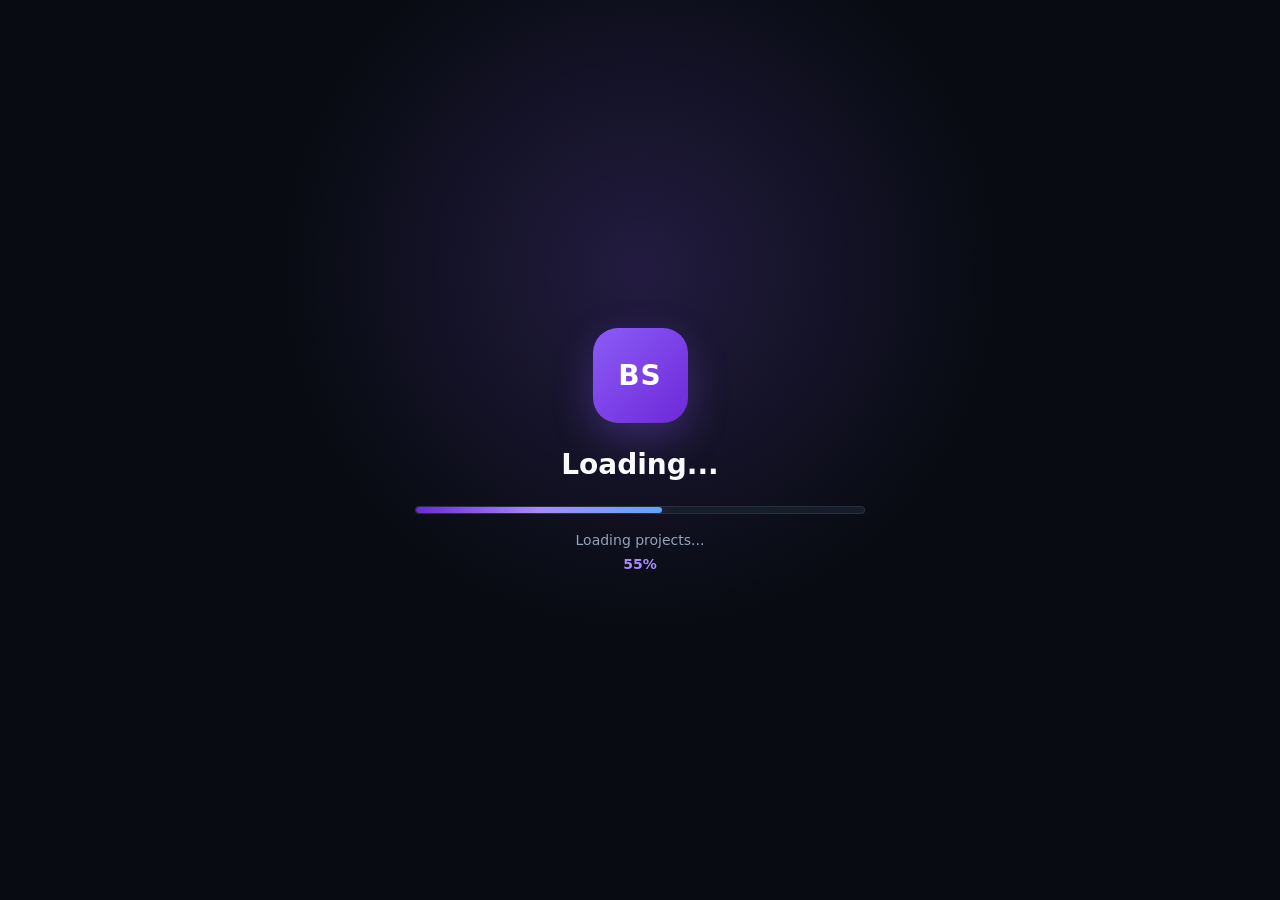
<file: index.html>
<!doctype html>
<html lang="en">
  <head>
    <meta charset="UTF-8" />
    <meta name="viewport" content="width=device-width, initial-scale=1.0" />

    <link rel="stylesheet" href="./style.css" />

    <title>Friendly Beginner Web Projects</title>
  </head>

  <body>
    <!-- Loading -->

    <div class="loader-screen">
      <div class="loader-content">
        <div class="loader-logo">
          <span>BS</span>
        </div>

        <h1>Loading...</h1>

        <div class="progress-container">
          <div class="progress-bar"></div>
        </div>

        <p class="loading-text">Preparing your projects...</p>

        <span class="percentage">0%</span>
      </div>
    </div>

    <!-- Welcome message -->

    <main class="main-content">
      <div class="content-card">
        <h1>Welcome</h1>

        <p>Friendly Beginner Web Projects are ready for you.</p>
        <p>
          Each project is designed to help you practice core front-end skills,
          build confidence, and enjoy learning by doing.
        </p>

        <button class="continue-btn">Start Projects</button>
      </div>

      <!-- Project menu -->

      <div class="projects-card">
        <div class="projects-header">
          <div>
            <h2>BlankStyxx Projects</h2>

            <p>Select a project to open</p>
          </div>

          <button class="back-btn">Back</button>
        </div>

        <div class="project-tools">
          <input
            class="project-search"
            type="search"
            placeholder="Find a project"
            aria-label="Search projects"
          />
          <select
            class="project-category"
            aria-label="Filter projects by category"
          >
            <option value="all">All categories</option>
            <option value="game">Games</option>
            <option value="tools">Tools</option>
            <option value="productivity">Productivity</option>
            <option value="learning">Learning</option>
          </select>
          <button type="button" class="launcher-theme">Light theme</button>
        </div>

        <div class="projects-list">
          <!-- Rock Paper Scissors -->
          <a
            href="./R_P_S/index.html"
            class="project-link"
            data-category="game"
          >
            <span class="project-thumb thumb-game" aria-hidden="true">✊</span>
            <span class="project-number">01</span>

            <span class="project-info">
              <strong>Rock Paper Scissors</strong>
              <small
                >Set a match length, choose your move, and track the
                score.</small
              >
            </span>

            <span class="arrow">→</span>
          </a>

          <!-- Rock Paper Scissors -->
          <a
            href="./Quiz/index.html"
            class="project-link"
            data-category="learning"
          >
            <span class="project-thumb thumb-quiz" aria-hidden="true">?</span>
            <span class="project-number">07</span>

            <span class="project-info">
              <strong>Quiz</strong>
              <small
                >Answer multiple-choice questions and see your final
                score.</small
              >
            </span>

            <span class="arrow">→</span>
          </a>

          <!-- Calculator -->
          <a
            href="./calculator/index.html"
            class="project-link"
            data-category="tools"
          >
            <span class="project-thumb thumb-calculator" aria-hidden="true"
              >+</span
            >
            <span class="project-number">02</span>

            <span class="project-info">
              <strong>Calculator</strong>
              <small
                >Work through arithmetic and scientific calculations.</small
              >
            </span>

            <span class="arrow">→</span>
          </a>

          <!-- To-Do List -->
          <a
            href="./To-Do/index.html"
            class="project-link"
            data-category="productivity"
          >
            <span class="project-thumb thumb-tasks" aria-hidden="true">✓</span>
            <span class="project-number">03</span>

            <span class="project-info">
              <strong>To-Do List</strong>
              <small
                >Organize tasks by status, category, priority, and due
                date.</small
              >
            </span>

            <span class="arrow">→</span>
          </a>

          <!-- Stopwatch -->
          <a
            href="./Stopwatch/index.html"
            class="project-link"
            data-category="tools"
          >
            <span class="project-thumb thumb-time" aria-hidden="true">◷</span>
            <span class="project-number">04</span>

            <span class="project-info">
              <strong>Stopwatch</strong>
              <small
                >Record laps or run several countdown timers
                independently.</small
              >
            </span>

            <span class="arrow">→</span>
          </a>

          <!-- Password Generator -->
          <a
            href="./Password-Generator/index.html"
            class="project-link"
            data-category="tools"
          >
            <span class="project-thumb thumb-password" aria-hidden="true"
              >⌑</span
            >
            <span class="project-number">05</span>

            <span class="project-info">
              <strong>Password Generator</strong>
              <small
                >Build custom passwords with secure randomness and strength
                feedback.</small
              >
            </span>

            <span class="arrow">→</span>
          </a>

          <!-- Note App -->
          <a
            href="./Note-App/index.html"
            class="project-link"
            data-category="productivity"
          >
            <span class="project-thumb thumb-notes" aria-hidden="true">▤</span>
            <span class="project-number">06</span>

            <span class="project-info">
              <strong>Note App</strong>
              <small
                >Keep searchable, categorized notes with Markdown and
                pinning.</small
              >
            </span>

            <span class="arrow">→</span>
          </a>
        </div>
      </div>
    </main>

    <script src="./app.js"></script>
  </body>
</html>
</file>
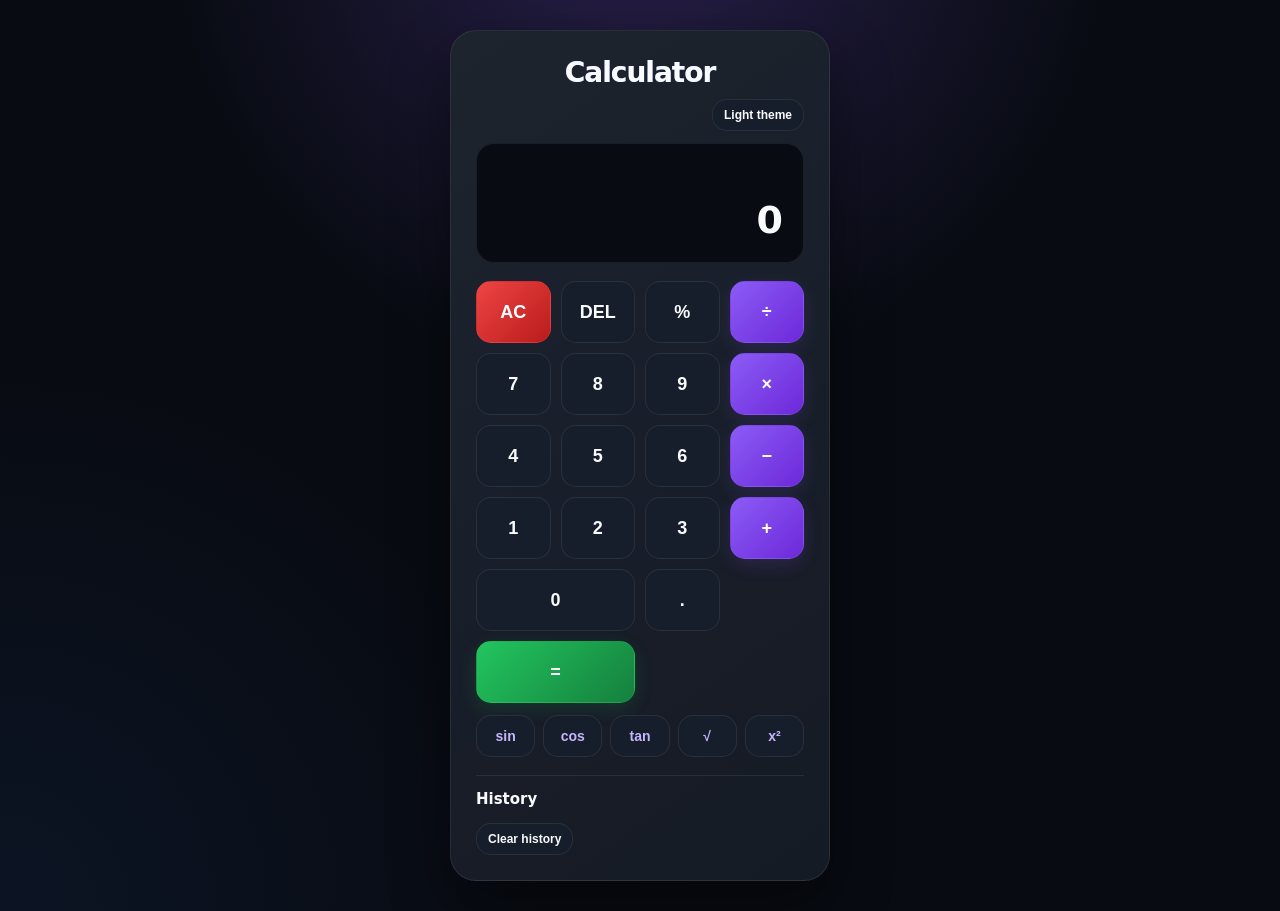
<file: calculator/index.html>
<!doctype html>
<html lang="en">
  <head>
    <meta charset="UTF-8" />
    <meta name="viewport" content="width=device-width, initial-scale=1.0" />

    <link rel="stylesheet" href="./style.css" />

    <title>Calculator</title>
  </head>

  <body>
    <main class="calculator">
      <h1>Calculator</h1>
      <div class="calculator-tools">
        <button
          type="button"
          class="theme-toggle"
          aria-label="Switch color theme"
          title="Switch color theme"
        >
          Light theme
        </button>
      </div>

      <!-- Display -->
      <div class="display">
        <div class="previous-operand"></div>
        <div class="current-operand">0</div>
      </div>

      <!-- Buttons -->
      <div class="buttons">
        <button class="clear">AC</button>
        <button class="delete">DEL</button>
        <button class="percent">%</button>
        <button class="operator">÷</button>

        <button class="number">7</button>
        <button class="number">8</button>
        <button class="number">9</button>
        <button class="operator">×</button>

        <button class="number">4</button>
        <button class="number">5</button>
        <button class="number">6</button>
        <button class="operator">−</button>

        <button class="number">1</button>
        <button class="number">2</button>
        <button class="number">3</button>
        <button class="operator">+</button>

        <button class="number zero">0</button>
        <button class="number">.</button>
        <button class="equals">=</button>
      </div>

      <section class="scientific-buttons" aria-label="Scientific functions">
        <button type="button" data-function="sin">sin</button>
        <button type="button" data-function="cos">cos</button>
        <button type="button" data-function="tan">tan</button>
        <button type="button" data-function="sqrt">√</button>
        <button type="button" data-function="square">x²</button>
      </section>

      <section class="history-panel">
        <h2>History</h2>
        <ol class="calculation-history" aria-live="polite"></ol>
        <button type="button" class="clear-history">Clear history</button>
      </section>
    </main>

    <script src="./app.js"></script>
  </body>
</html>
</file>
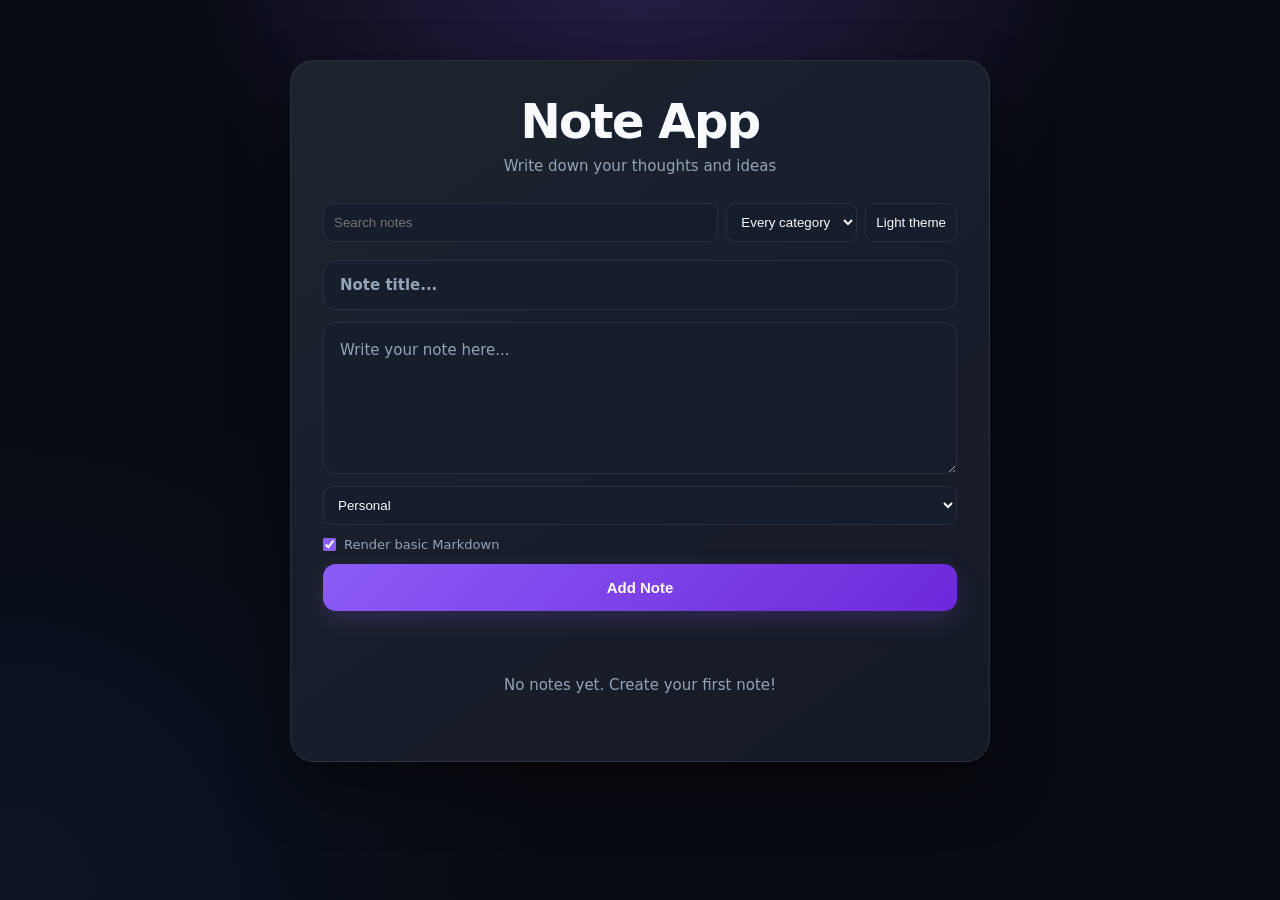
<file: Note-App/index.html>
<!doctype html>
<html lang="en">
  <head>
    <meta charset="UTF-8" />
    <meta name="viewport" content="width=device-width, initial-scale=1.0" />

    <link rel="stylesheet" href="./style.css" />

    <title>Note App</title>
  </head>

  <body>
    <main class="notes-container">
      <h1>Note App</h1>

      <p class="description">Write down your thoughts and ideas</p>

      <div class="note-tools">
        <input
          type="search"
          class="note-search"
          placeholder="Search notes"
          aria-label="Search notes"
        />
        <select
          class="note-category-filter"
          aria-label="Filter notes by category"
        >
          <option value="all">Every category</option>
          <option>Personal</option>
          <option>Work</option>
          <option>Ideas</option>
          <option>Learning</option>
        </select>
        <button type="button" class="note-theme-toggle">Light theme</button>
      </div>

      <!-- Note form -->
      <form class="note-form">
        <input
          type="text"
          class="note-title"
          placeholder="Note title..."
          maxlength="80"
          autocomplete="off"
        />

        <textarea
          class="note-content"
          placeholder="Write your note here..."
          rows="5"
          maxlength="1000"
        ></textarea>

        <select class="note-category" aria-label="Note category">
          <option>Personal</option>
          <option>Work</option>
          <option>Ideas</option>
          <option>Learning</option>
        </select>
        <label class="markdown-setting"
          ><input class="markdown-enabled" type="checkbox" checked /> Render
          basic Markdown</label
        >

        <button type="submit" class="add-note-btn">Add Note</button>
      </form>

      <!-- Notes -->
      <section class="notes-list"></section>

      <!-- Empty message -->
      <p class="empty-message">No notes yet. Create your first note!</p>
    </main>

    <script src="./app.js"></script>
  </body>
</html>
</file>
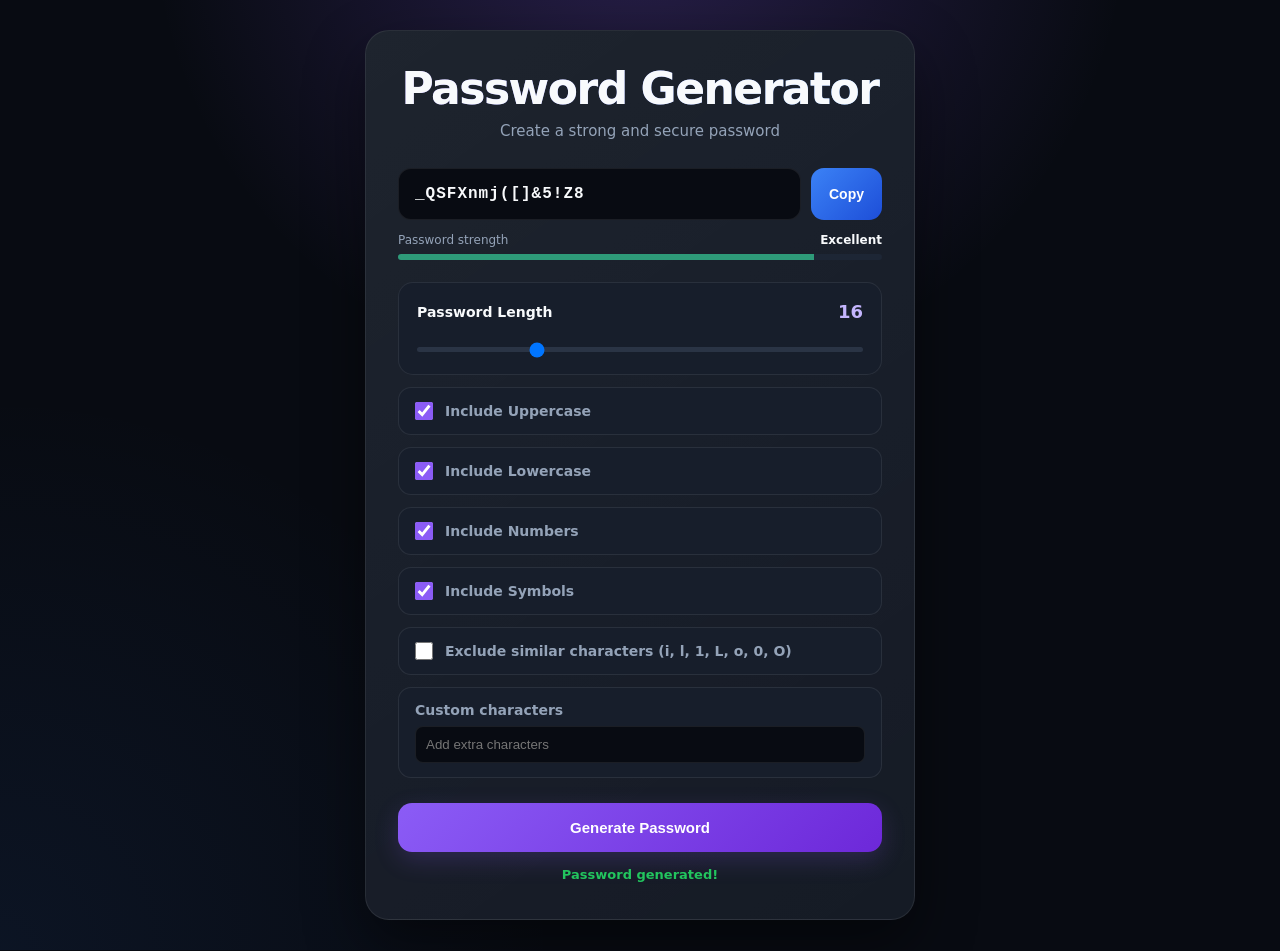
<file: Password-Generator/index.html>
<!doctype html>
<html lang="en">
  <head>
    <meta charset="UTF-8" />
    <meta name="viewport" content="width=device-width, initial-scale=1.0" />

    <link rel="stylesheet" href="./style.css" />

    <title>Password Generator</title>
  </head>

  <body>
    <main class="password-container">
      <h1>Password Generator</h1>

      <p class="description">Create a strong and secure password</p>

      <!-- Password display -->
      <div class="password-display">
        <input
          type="text"
          class="password"
          placeholder="Your password"
          readonly
        />

        <button class="copy-btn">Copy</button>
      </div>
      <div class="strength-row">
        <span>Password strength</span>
        <strong class="strength-label">Not generated</strong>
      </div>
      <div class="strength-track"><span class="strength-meter"></span></div>

      <!-- Settings -->
      <div class="settings">
        <!-- Password length -->
        <div class="setting length-setting">
          <div class="setting-header">
            <label for="length"> Password Length </label>

            <span class="length-value">16</span>
          </div>

          <input
            type="range"
            id="length"
            class="length"
            min="4"
            max="50"
            value="16"
          />
        </div>

        <!-- Options -->
        <label class="option">
          <input type="checkbox" class="uppercase" checked />

          <span>Include Uppercase</span>
        </label>

        <label class="option">
          <input type="checkbox" class="lowercase" checked />

          <span>Include Lowercase</span>
        </label>

        <label class="option">
          <input type="checkbox" class="numbers" checked />

          <span>Include Numbers</span>
        </label>

        <label class="option">
          <input type="checkbox" class="symbols" checked />

          <span>Include Symbols</span>
        </label>
        <label class="option">
          <input type="checkbox" class="exclude-similar" />
          <span>Exclude similar characters (i, l, 1, L, o, 0, O)</span>
        </label>
        <label class="custom-set">
          Custom characters
          <input
            class="custom-characters"
            type="text"
            maxlength="80"
            placeholder="Add extra characters"
          />
        </label>
      </div>

      <!-- Generate -->
      <button class="generate-btn">Generate Password</button>

      <!-- Message -->
      <p class="message"></p>
    </main>

    <script src="./app.js"></script>
  </body>
</html>
</file>
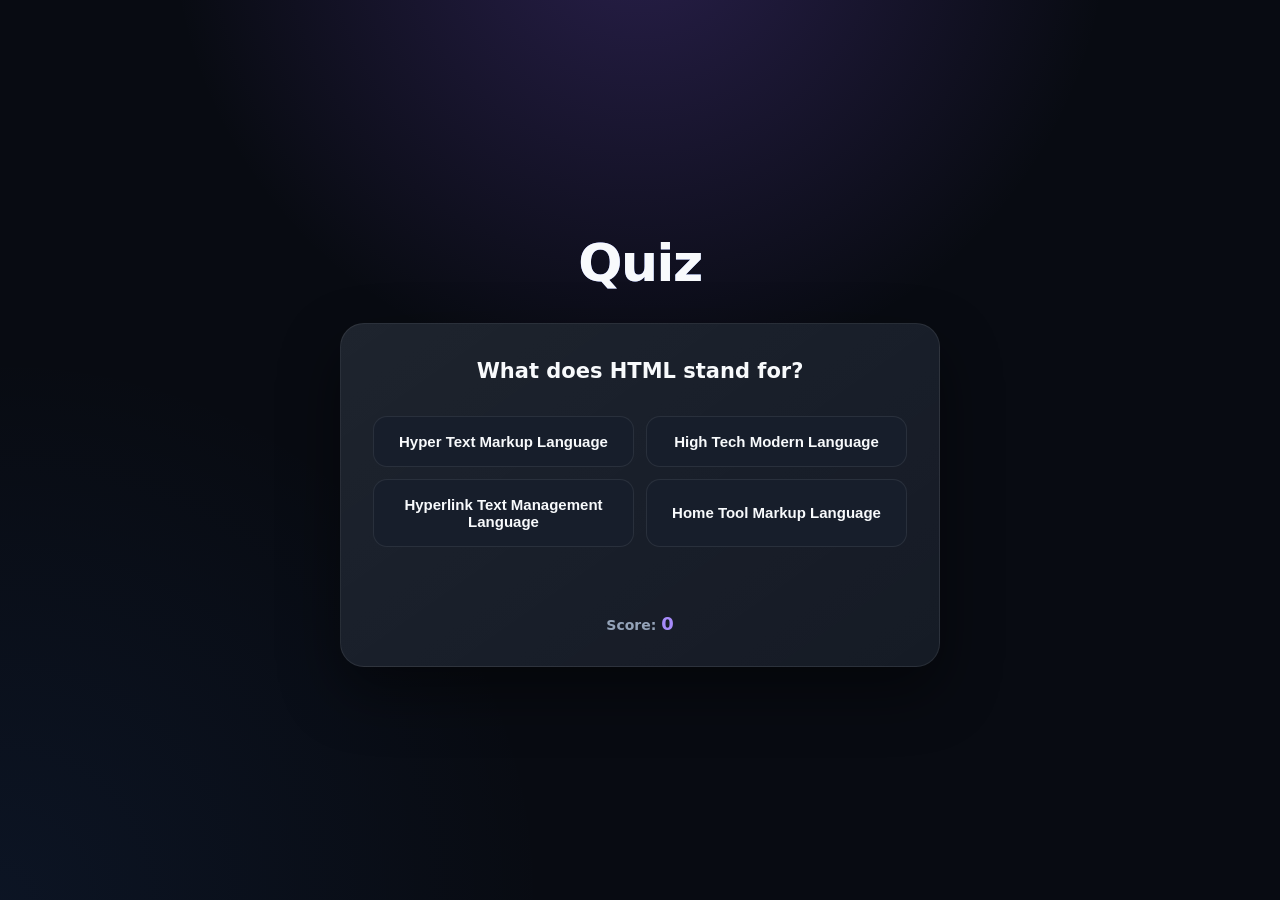
<file: Quiz/index.html>
<!doctype html>
<html lang="en">
  <head>
    <meta charset="UTF-8" />
    <meta name="viewport" content="width=device-width, initial-scale=1.0" />
    <link rel="stylesheet" href="./style.css" />
    <title>Quiz</title>
  </head>
  <body>
    <main class="quiz-container">
      <h1>Quiz</h1>

      <div class="quiz-card">
        <!-- Questions -->
        <p class="question"></p>

        <!-- option button -->
        <div class="options">
          <button class="option">Option 1</button>
          <button class="option">Option 2</button>
          <button class="option">Option 3</button>
          <button class="option">Option 4</button>
        </div>

        <!-- Message -->
        <p class="message"></p>

        <button class="next-btn">Next Question</button>

        <p class="score">Score: <span class="score-value">0</span></p>
      </div>
    </main>

    <script src="./app.js"></script>
  </body>
</html>
</file>
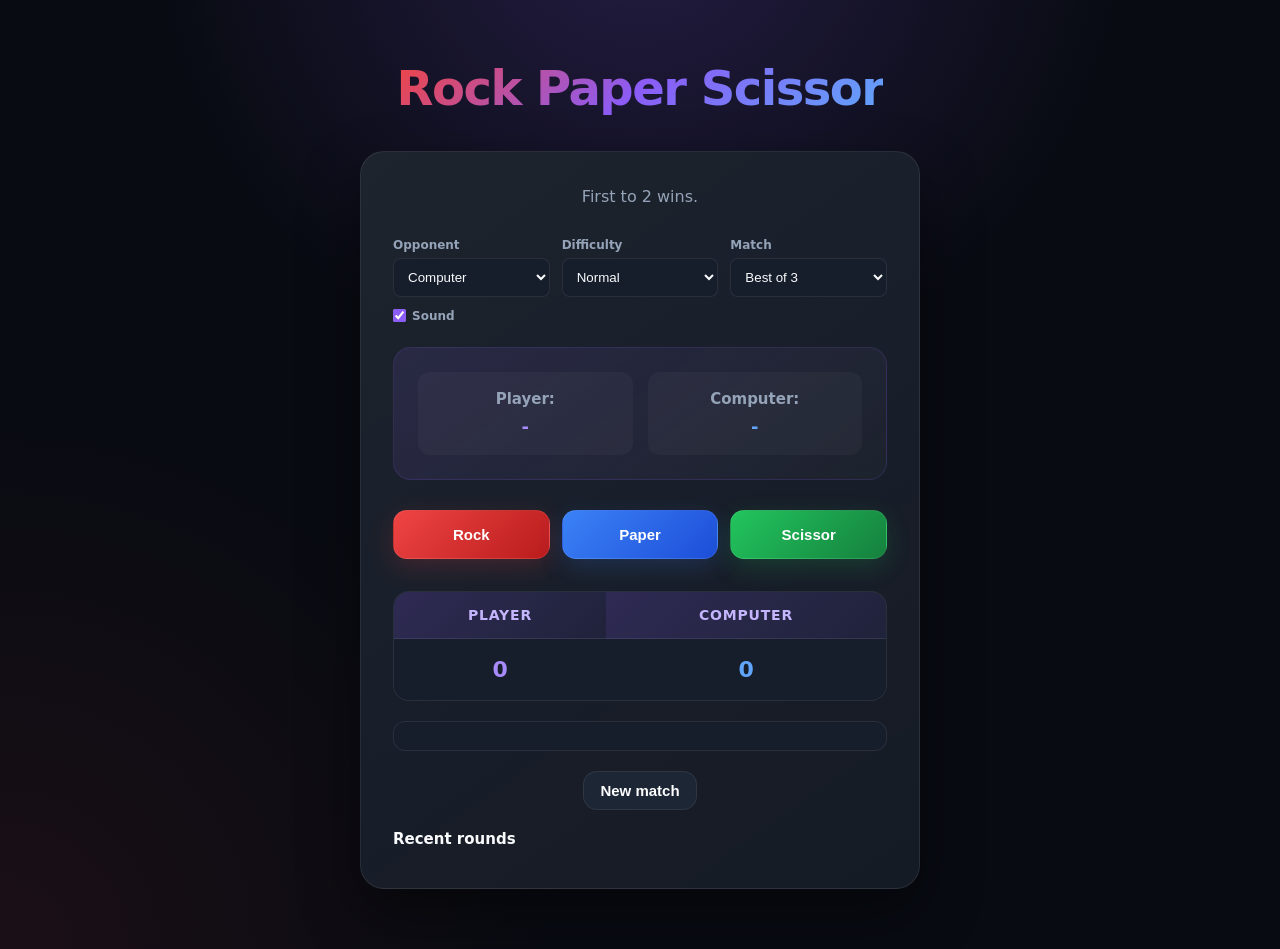
<file: R_P_S/index.html>
<!doctype html>
<html lang="en">
  <head>
    <meta charset="UTF-8" />
    <meta name="viewport" content="width=device-width, initial-scale=1.0" />
    <link rel="stylesheet" href="./style.css" />
    <title>Rock Paper Scissor</title>
  </head>
  <body>
    <h1>Rock Paper Scissor</h1>

    <!-- playing board -->
    <div class="playingBoard">
      <!-- Greetings -->
      <p class="round-status">Choose your settings and play a round.</p>

      <div class="game-settings">
        <label
          >Opponent
          <select class="game-mode">
            <option value="computer">Computer</option>
            <option value="local">Local two-player</option>
          </select>
        </label>
        <label
          >Difficulty
          <select class="difficulty">
            <option value="easy">Easy</option>
            <option value="normal" selected>Normal</option>
            <option value="hard">Hard</option>
          </select>
        </label>
        <label
          >Match
          <select class="round-limit">
            <option value="1">One round</option>
            <option value="3" selected>Best of 3</option>
            <option value="5">Best of 5</option>
          </select>
        </label>
        <label class="sound-setting"
          ><input class="sound-toggle" type="checkbox" checked /> Sound</label
        >
      </div>

      <!-- choice -->
      <div class="choices">
        <p>Player: <span class="playerChoice">0</span></p>
        <p>Computer: <span class="pcChoice">0</span></p>
      </div>

      <!--opting buttons -->
      <div class="options">
        <button>Rock</button>
        <button>Paper</button>
        <button>Scissor</button>
      </div>

      <!-- scores -->
      <div class="scores">
        <table>
          <tr>
            <th>Player</th>
            <th class="opponent-label">Computer</th>
          </tr>
          <tr>
            <td class="playerScore">0</td>
            <td class="pcScore">0</td>
          </tr>
        </table>

        <!-- message -->
        <p class="msg"></p>
      </div>
      <div class="match-footer">
        <button type="button" class="new-match">New match</button>
        <section class="history-panel" aria-live="polite">
          <h2>Recent rounds</h2>
          <ol class="game-history"></ol>
        </section>
      </div>
    </div>

    <script src="./app.js"></script>
  </body>
</html>
</file>
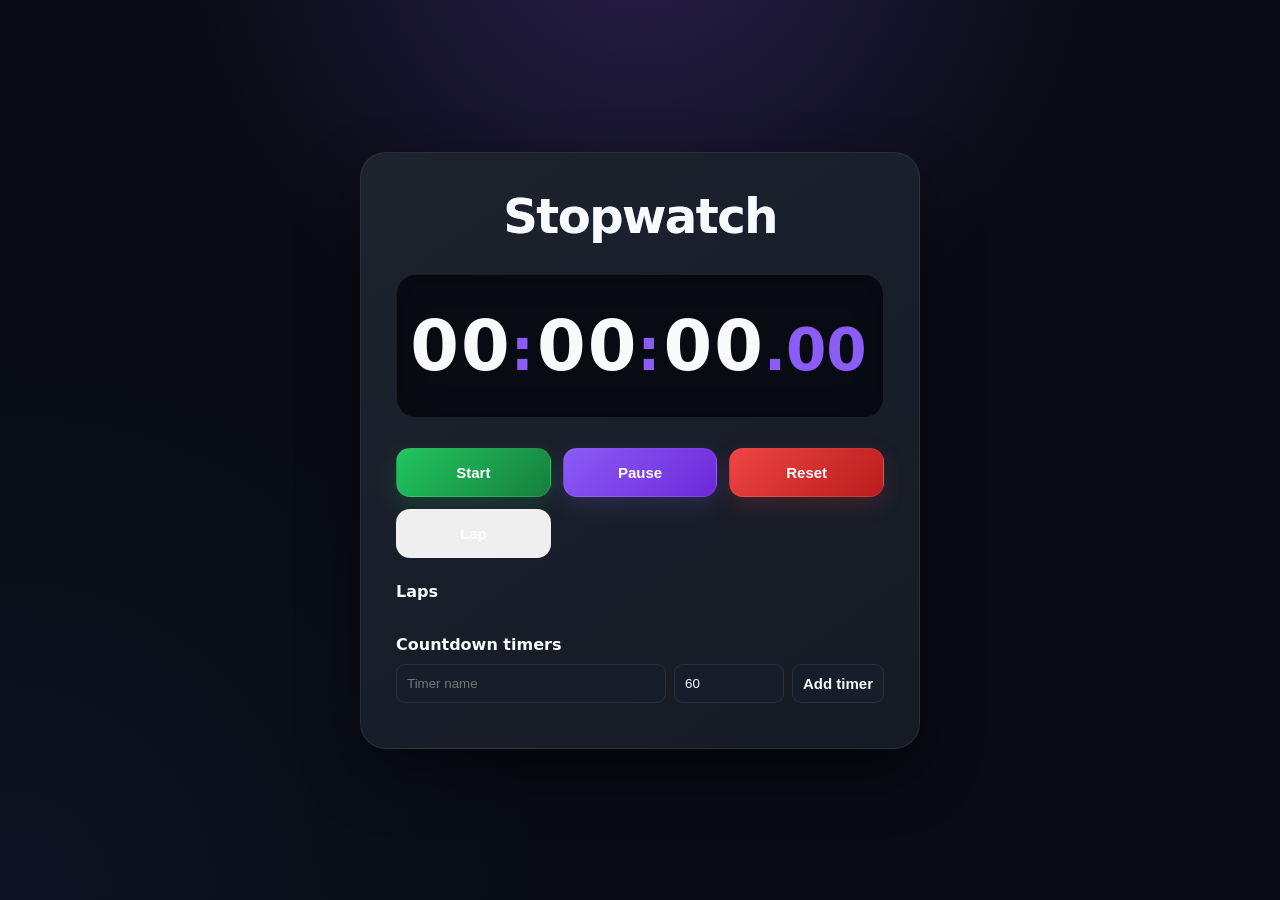
<file: Stopwatch/index.html>
<!doctype html>
<html lang="en">
  <head>
    <meta charset="UTF-8" />
    <meta name="viewport" content="width=device-width, initial-scale=1.0" />

    <link rel="stylesheet" href="./style.css" />

    <title>Stopwatch</title>
  </head>

  <body>
    <main class="stopwatch">
      <h1>Stopwatch</h1>

      <!-- Display -->
      <div class="display">
        <span class="hours">00</span>
        <span>:</span>
        <span class="minutes">00</span>
        <span>:</span>
        <span class="seconds">00</span>
        <span class="milliseconds">.00</span>
      </div>

      <!-- Control buttons-->
      <div class="controls">
        <button class="start-btn">Start</button>
        <button class="pause-btn">Pause</button>
        <button class="reset-btn">Reset</button>
        <button class="lap-btn">Lap</button>
      </div>
      <section class="laps-panel">
        <h2>Laps</h2>
        <ol class="lap-list" aria-live="polite"></ol>
      </section>
      <section class="countdown-panel">
        <h2>Countdown timers</h2>
        <form class="timer-form">
          <input
            class="timer-name"
            type="text"
            placeholder="Timer name"
            maxlength="30"
            aria-label="Timer name"
          />
          <input
            class="timer-duration"
            type="number"
            min="1"
            max="86400"
            value="60"
            aria-label="Duration in seconds"
          />
          <button type="submit">Add timer</button>
        </form>
        <ul class="timer-list" aria-live="polite"></ul>
      </section>
    </main>

    <script src="./app.js"></script>
  </body>
</html>
</file>
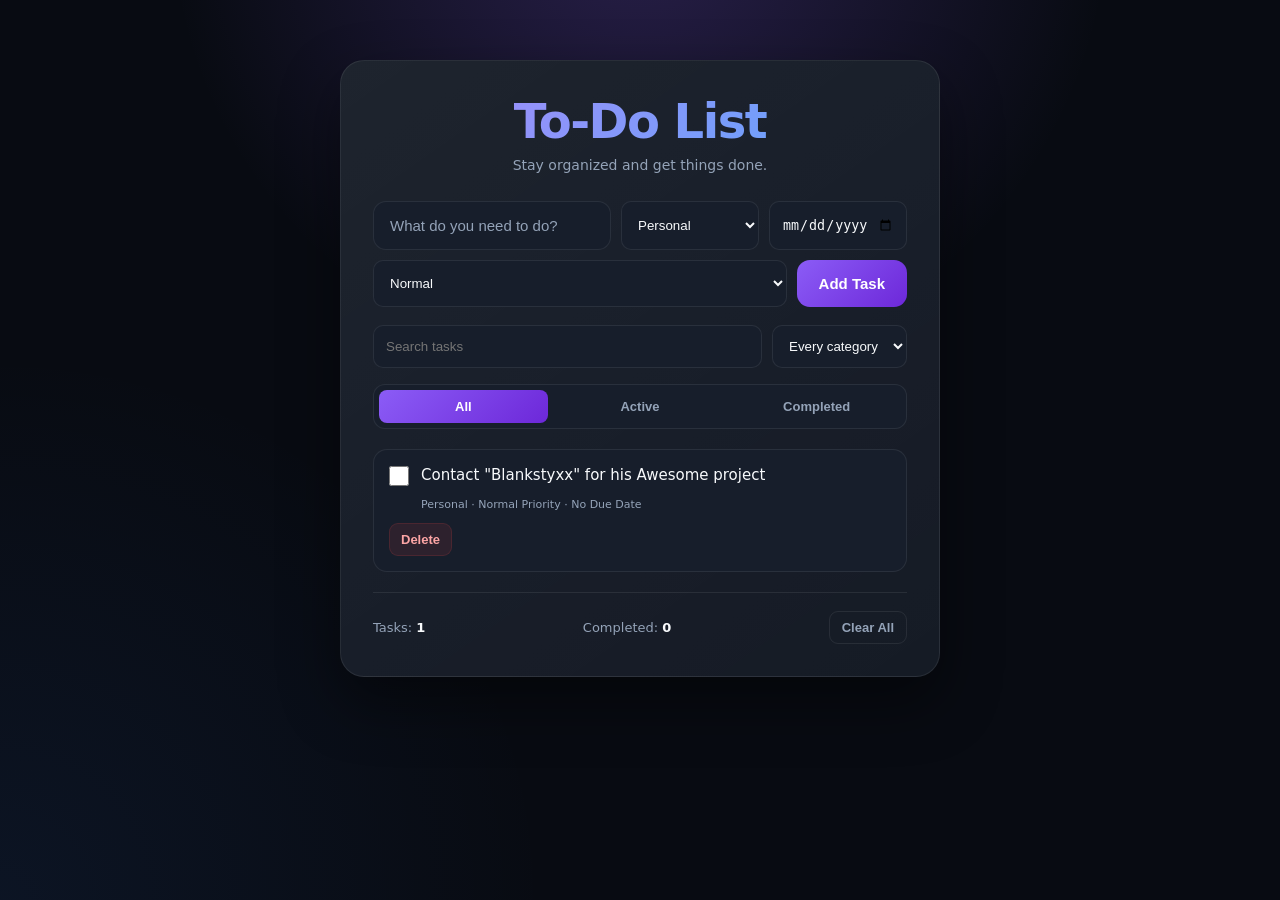
<file: To-Do/index.html>
<!doctype html>
<html lang="en">
  <head>
    <meta charset="UTF-8" />
    <meta name="viewport" content="width=device-width, initial-scale=1.0" />

    <link rel="stylesheet" href="./style.css" />

    <title>To-Do List</title>
  </head>
  <body>
    <main class="todo-container">
      <header class="todo-header">
        <h1>To-Do List</h1>
        <p class="subtitle">Stay organized and get things done.</p>
      </header>

      <form class="todo-form">
        <input
          type="text"
          class="todo-input"
          placeholder="What do you need to do?"
          aria-label="Enter a new task"
          autocomplete="off"
        />

        <select class="task-category" aria-label="Task category">
          <option>Personal</option>
          <option>Work</option>
          <option>Learning</option>
          <option>Health</option>
          <option>Other</option>
        </select>
        <input class="task-due" type="date" aria-label="Due date" />
        <select class="task-priority" aria-label="Task priority">
          <option value="normal">Normal</option>
          <option value="high">High</option>
          <option value="low">Low</option>
        </select>

        <button type="submit" class="add-btn">Add Task</button>
      </form>

      <div class="task-search-row">
        <input
          type="search"
          class="task-search"
          placeholder="Search tasks"
          aria-label="Search tasks"
        />
        <select class="category-filter" aria-label="Filter by category">
          <option value="all">Every category</option>
          <option>Personal</option>
          <option>Work</option>
          <option>Learning</option>
          <option>Health</option>
          <option>Other</option>
        </select>
      </div>

      <div class="todo-filters">
        <button type="button" class="filter-btn active" data-filter="all">
          All
        </button>

        <button type="button" class="filter-btn" data-filter="active">
          Active
        </button>

        <button type="button" class="filter-btn" data-filter="completed">
          Completed
        </button>
      </div>

      <ul class="todo-list"></ul>

      <p class="empty-message">No tasks yet. Add your first task!</p>

      <div class="todo-footer">
        <span>
          Tasks:
          <strong class="task-count">0</strong>
        </span>

        <span>
          Completed:
          <strong class="completed-count">0</strong>
        </span>

        <button type="button" class="clear-btn">Clear All</button>
      </div>
    </main>

    <script src="./app.js"></script>
  </body>
</html>
</file>
<file: style.css>
* {
  margin: 0;
  padding: 0;
  box-sizing: border-box;
}

:root {
  --bg: #080b12;

  --surface: #111722;
  --surface-2: #171e2b;
  --surface-3: #1d2635;

  --border: rgba(255, 255, 255, 0.08);

  --text: #f8fafc;
  --text-muted: #94a3b8;

  --primary: #8b5cf6;
  --primary-dark: #6d28d9;

  --blue: #3b82f6;

  --shadow: 0 25px 60px rgba(0, 0, 0, 0.45);
}

body {
  min-height: 100vh;
  font-family:
    Inter,
    ui-sans-serif,
    system-ui,
    -apple-system,
    BlinkMacSystemFont,
    "Segoe UI",
    sans-serif;
  color: var(--text);
  background:
    radial-gradient(
      circle at 50% -10%,
      rgba(139, 92, 246, 0.22),
      transparent 40%
    ),
    radial-gradient(
      circle at 0% 100%,
      rgba(59, 130, 246, 0.08),
      transparent 35%
    ),
    var(--bg);
  overflow-x: hidden;
}

.loader-screen {
  position: fixed;
  inset: 0;
  z-index: 1000;
  display: flex;
  justify-content: center;
  align-items: center;
  background:
    radial-gradient(
      circle at 50% 30%,
      rgba(139, 92, 246, 0.2),
      transparent 40%
    ),
    var(--bg);
  transition:
    opacity 0.7s ease,
    visibility 0.7s ease;
}

.loader-screen.hide {
  opacity: 0;
  visibility: hidden;
}

.loader-content {
  width: min(90%, 450px);
  text-align: center;
}

.loader-logo {
  width: 95px;
  height: 95px;
  display: flex;
  justify-content: center;
  align-items: center;
  margin: 0 auto 25px;
  background: linear-gradient(135deg, var(--primary), var(--primary-dark));
  border-radius: 25px;
  box-shadow: 0 15px 40px rgba(139, 92, 246, 0.3);
  animation: logoPulse 1.5s ease-in-out infinite;
}

.loader-logo span {
  color: white;
  font-size: 28px;
  font-weight: 900;
  letter-spacing: 1px;
}

@keyframes logoPulse {
  0%,
  100% {
    transform: scale(1);
  }

  50% {
    transform: scale(1.08);
  }
}

.loader-content h1 {
  margin-bottom: 25px;
  font-size: 28px;
  font-weight: 700;
}

.progress-container {
  width: 100%;
  height: 8px;
  overflow: hidden;
  background: var(--surface-2);
  border: 1px solid var(--border);
  border-radius: 20px;
}

.progress-bar {
  width: 0%;
  height: 100%;
  background: linear-gradient(90deg, var(--primary-dark), #a78bfa, #60a5fa);
  border-radius: inherit;
  box-shadow: 0 0 15px rgba(139, 92, 246, 0.5);
  transition: width 0.1s linear;
}

.loading-text {
  margin-top: 18px;
  color: var(--text-muted);
  font-size: 14px;
}

.percentage {
  display: block;
  margin-top: 8px;
  color: #a78bfa;
  font-size: 14px;
  font-weight: 700;
}

.main-content {
  min-height: 100vh;
  display: flex;
  justify-content: center;
  align-items: center;
  padding: 30px 20px;
  position: relative;
}

.content-card {
  width: 100%;
  max-width: 500px;
  padding: 45px 35px;
  text-align: center;
  background:
    linear-gradient(
      145deg,
      rgba(255, 255, 255, 0.055),
      rgba(255, 255, 255, 0.015)
    ),
    var(--surface);
  border: 1px solid var(--border);
  border-radius: 24px;
  box-shadow: var(--shadow);
  opacity: 0;
  transform: translateY(20px);
  animation: welcomeIn 0.8s ease forwards;
}

@keyframes welcomeIn {
  to {
    opacity: 1;

    transform: translateY(0);
  }
}

.content-card h1 {
  margin-bottom: 12px;
  font-size: clamp(38px, 8vw, 50px);
  font-weight: 800;
  letter-spacing: -1.5px;
  background: linear-gradient(135deg, #a78bfa, #60a5fa);
  background-clip: text;
}

.content-card p {
  margin-bottom: 28px;
  color: var(--text-muted);
  font-size: 16px;
}

.continue-btn {
  padding: 15px 30px;
  color: white;
  background: linear-gradient(135deg, var(--primary), var(--primary-dark));
  border: none;
  border-radius: 13px;
  font-size: 15px;
  font-weight: 700;
  cursor: pointer;
  box-shadow: 0 8px 25px rgba(139, 92, 246, 0.25);
  transition:
    transform 0.2s ease,
    filter 0.2s ease,
    box-shadow 0.2s ease;
}

.continue-btn:hover {
  transform: translateY(-3px);
  filter: brightness(1.1);
  box-shadow: 0 12px 30px rgba(139, 92, 246, 0.35);
}

.continue-btn:active {
  transform: scale(0.97);
}

.projects-card {
  position: absolute;
  width: min(92%, 700px);
  max-height: calc(100vh - 60px);
  padding: 28px;
  overflow-y: auto;
  background:
    linear-gradient(
      145deg,
      rgba(255, 255, 255, 0.055),
      rgba(255, 255, 255, 0.015)
    ),
    var(--surface);
  border: 1px solid var(--border);
  border-radius: 24px;
  box-shadow: var(--shadow);
  opacity: 0;
  visibility: hidden;
  transform: translateY(25px) scale(0.97);
  transition:
    opacity 0.4s ease,
    visibility 0.4s ease,
    transform 0.4s ease;
}

.projects-card.show {
  opacity: 1;
  visibility: visible;
  transform: translateY(0) scale(1);
}

.content-card.hide {
  opacity: 0;
  visibility: hidden;
  transform: translateY(-20px);
  transition:
    opacity 0.3s ease,
    visibility 0.3s ease,
    transform 0.3s ease;
}

.projects-header {
  display: flex;
  justify-content: space-between;
  align-items: center;
  gap: 20px;
  margin-bottom: 22px;
}

.projects-header h2 {
  margin-bottom: 5px;
  font-size: 25px;
  font-weight: 800;
}

.projects-header p {
  color: var(--text-muted);
  font-size: 13px;
}

.project-tools {
  display: grid;
  grid-template-columns: 1fr minmax(140px, auto) auto;
  gap: 9px;
  margin: 0 0 16px;
}
.project-tools input,
.project-tools select,
.project-tools button {
  min-width: 0;
  padding: 10px;
  color: var(--text);
  background: var(--surface-2);
  border: 1px solid var(--border);
  border-radius: 9px;
}
.project-thumb {
  width: 44px;
  height: 44px;
  flex-shrink: 0;
  display: grid;
  place-items: center;
  border-radius: 10px;
  font-size: 22px;
  font-weight: 800;
}
.thumb-game {
  color: #ffd27e;
  background: #463b26;
}
.thumb-quiz {
  color: #f1a2a0;
  background: #472d35;
}
.thumb-calculator {
  color: #9dd8cb;
  background: #203e3b;
}
.thumb-tasks {
  color: #a4c4ed;
  background: #293b52;
}
.thumb-time {
  color: #f2bd82;
  background: #49382a;
}
.thumb-password {
  color: #d6bbef;
  background: #40314a;
}
.thumb-notes {
  color: #c7d88d;
  background: #36402a;
}
.project-link[hidden] {
  display: none;
}
body.light-theme {
  --bg: #edf1eb;
  --surface: #fff;
  --surface-2: #f1f4ee;
  --surface-3: #e3e9df;
  --border: rgba(38, 54, 38, 0.15);
  --text: #1f2c20;
  --text-muted: #5d6d5b;
  --primary: #287b58;
  --primary-dark: #195d41;
  color: var(--text);
  background: linear-gradient(135deg, #dfe9dc, #f7f8f2);
}

.back-btn {
  padding: 9px 15px;
  color: var(--text-muted);
  background: var(--surface-2);
  border: 1px solid var(--border);
  border-radius: 9px;
  font-size: 13px;
  font-weight: 600;
  cursor: pointer;
  transition:
    color 0.2s ease,
    background 0.2s ease;
}

.back-btn:hover {
  color: white;
  background: var(--surface-3);
}

.projects-list {
  display: flex;
  flex-direction: column;
  gap: 10px;
}

.project-link {
  display: flex;
  align-items: center;
  gap: 15px;
  padding: 15px;
  color: var(--text);
  text-decoration: none;
  background: var(--surface-2);
  border: 1px solid var(--border);
  border-radius: 14px;
  transition:
    transform 0.2s ease,
    background 0.2s ease,
    border-color 0.2s ease;
}

.project-link:hover {
  transform: translateX(5px);
  background: var(--surface-3);
  border-color: rgba(139, 92, 246, 0.4);
}

.project-number {
  width: 42px;
  height: 42px;
  flex-shrink: 0;
  display: flex;
  justify-content: center;
  align-items: center;
  color: #c4b5fd;
  background: rgba(139, 92, 246, 0.12);
  border: 1px solid rgba(139, 92, 246, 0.18);
  border-radius: 10px;
  font-size: 12px;
  font-weight: 800;
}

.project-info {
  flex: 1;
  display: flex;
  flex-direction: column;
  gap: 4px;
  min-width: 0;
}

.project-info strong {
  font-size: 15px;
  font-weight: 700;
}

.project-info small {
  color: var(--text-muted);
  font-size: 12px;
  white-space: nowrap;
  overflow: hidden;
  text-overflow: ellipsis;
}

.arrow {
  color: #a78bfa;
  font-size: 22px;
  transition: transform 0.2s ease;
}

.project-link:hover .arrow {
  transform: translateX(4px);
}

.projects-card::-webkit-scrollbar {
  width: 6px;
}

.projects-card::-webkit-scrollbar-track {
  background: transparent;
}

.projects-card::-webkit-scrollbar-thumb {
  background: #2d3748;
  border-radius: 10px;
}

/* phone */

@media (max-width: 600px) {
  .main-content {
    padding: 20px 15px;
  }

  .content-card {
    padding: 35px 22px;

    border-radius: 20px;
  }

  .projects-card {
    width: calc(100% - 30px);

    max-height: calc(100vh - 40px);

    padding: 20px;

    border-radius: 20px;
  }

  .projects-header h2 {
    font-size: 22px;
  }
  .project-tools {
    grid-template-columns: 1fr 1fr;
  }
  .project-tools .project-search {
    grid-column: 1 / -1;
  }

  .project-link {
    padding: 13px;

    gap: 12px;
  }

  .project-number {
    width: 38px;
    height: 38px;
  }
  .project-thumb {
    width: 36px;
    height: 36px;
  }
}

/* small phone */

@media (max-width: 380px) {
  .loader-logo {
    width: 80px;
    height: 80px;
  }

  .loader-logo span {
    font-size: 23px;
  }

  .content-card h1 {
    font-size: 35px;
  }

  .projects-card {
    padding: 17px;
  }

  .project-info strong {
    font-size: 14px;
  }

  .project-info small {
    font-size: 11px;
  }
}
</file>
<file: calculator/style.css>
* {
  margin: 0;
  padding: 0;
  box-sizing: border-box;
}

:root {
  --bg: #080b12;
  --surface: #111722;
  --surface-2: #171e2b;
  --surface-3: #1d2635;

  --border: rgba(255, 255, 255, 0.08);

  --text: #f8fafc;
  --text-muted: #94a3b8;

  --primary: #8b5cf6;
  --primary-dark: #6d28d9;

  --danger: #ef4444;

  --shadow: 0 25px 60px rgba(0, 0, 0, 0.45);
}

body {
  min-height: 100vh;
  display: flex;
  justify-content: center;
  align-items: center;
  padding: 30px 20px;
  font-family:
    Inter,
    ui-sans-serif,
    system-ui,
    -apple-system,
    BlinkMacSystemFont,
    "Segoe UI",
    sans-serif;
  color: var(--text);
  background:
    radial-gradient(
      circle at 50% -10%,
      rgba(139, 92, 246, 0.25),
      transparent 40%
    ),
    radial-gradient(
      circle at 0% 100%,
      rgba(59, 130, 246, 0.08),
      transparent 35%
    ),
    var(--bg);
}

.calculator {
  width: 100%;
  max-width: 380px;
  padding: 25px;
  background:
    linear-gradient(
      145deg,
      rgba(255, 255, 255, 0.055),
      rgba(255, 255, 255, 0.015)
    ),
    var(--surface);
  border: 1px solid var(--border);
  border-radius: 26px;
  box-shadow: var(--shadow);
}

h1 {
  margin-bottom: 20px;
  font-size: 28px;
  font-weight: 800;
  text-align: center;
  letter-spacing: -1px;
  background: linear-gradient(135deg, #a78bfa, #60a5fa);
  background-clip: text;
}

.display {
  min-height: 120px;
  display: flex;
  flex-direction: column;
  justify-content: flex-end;
  align-items: flex-end;
  margin-bottom: 18px;
  padding: 20px;
  background: #080b12;
  border: 1px solid var(--border);
  border-radius: 18px;
  overflow: hidden;
}

.previous-operand {
  min-height: 25px;
  margin-bottom: 6px;
  color: var(--text-muted);
  font-size: 15px;
  font-weight: 500;
}

.current-operand {
  width: 100%;
  color: var(--text);
  font-size: 38px;
  font-weight: 700;
  text-align: right;
  white-space: nowrap;
  overflow: hidden;
  text-overflow: ellipsis;
}

.buttons {
  display: grid;
  grid-template-columns: repeat(4, 1fr);
  gap: 10px;
}

button {
  min-height: 62px;
  border: 1px solid var(--border);
  border-radius: 15px;
  color: var(--text);
  background: var(--surface-2);
  font-size: 18px;
  font-weight: 700;
  cursor: pointer;
  transition:
    transform 0.15s ease,
    background 0.15s ease,
    filter 0.15s ease,
    box-shadow 0.15s ease;
}

button:hover {
  transform: translateY(-2px);
  background: var(--surface-3);
  filter: brightness(1.1);
}

button:active {
  transform: scale(0.95);
}

.number {
  background: var(--surface-2);
}

.operator {
  color: white;
  background: linear-gradient(135deg, var(--primary), var(--primary-dark));
  border-color: rgba(139, 92, 246, 0.3);
  box-shadow: 0 6px 18px rgba(139, 92, 246, 0.15);
}

.operator:hover {
  background: linear-gradient(135deg, #a78bfa, #7c3aed);
}

.clear {
  color: white;
  background: linear-gradient(135deg, #ef4444, #b91c1c);
  border-color: rgba(239, 68, 68, 0.3);
}

.clear:hover {
  background: linear-gradient(135deg, #f87171, #dc2626);
}

.equals {
  grid-column: span 2;
  color: white;
  background: linear-gradient(135deg, #22c55e, #15803d);
  border-color: rgba(34, 197, 94, 0.3);
  box-shadow: 0 6px 18px rgba(34, 197, 94, 0.15);
}

.equals:hover {
  background: linear-gradient(135deg, #4ade80, #16a34a);
}

.zero {
  grid-column: span 2;
}

.calculator-tools {
  display: flex;
  justify-content: flex-end;
  margin: -10px 0 12px;
}
.theme-toggle,
.clear-history {
  min-height: 0;
  padding: 8px 11px;
  font-size: 12px;
}
.scientific-buttons {
  display: grid;
  grid-template-columns: repeat(5, 1fr);
  gap: 8px;
  margin-top: 12px;
}
.scientific-buttons button {
  min-height: 42px;
  color: #c4b5fd;
  font-size: 14px;
}
.history-panel {
  margin-top: 18px;
  padding-top: 14px;
  border-top: 1px solid var(--border);
}
.history-panel h2 {
  margin-bottom: 8px;
  font-size: 15px;
}
.calculation-history {
  max-height: 130px;
  overflow: auto;
  list-style: none;
  color: var(--text-muted);
  font-size: 13px;
}
.calculation-history li {
  padding: 5px 2px;
  cursor: pointer;
}
.calculation-history li:hover {
  color: var(--text);
}
.clear-history {
  margin-top: 7px;
}

body.light-theme {
  --bg: #edf2f3;
  --surface: #ffffff;
  --surface-2: #f1f5f5;
  --surface-3: #e4ecec;
  --border: rgba(20, 40, 40, 0.14);
  --text: #142628;
  --text-muted: #5a6f70;
  --primary: #087e78;
  --primary-dark: #05615d;
  color: var(--text);
  background: linear-gradient(135deg, #d9e9e6, #f6f8f4);
}
body.light-theme .display {
  background: #e7efed;
}
body.light-theme .current-operand {
  color: var(--text);
}

/* phone */

@media (max-width: 420px) {
  body {
    padding: 15px;
  }

  .calculator {
    padding: 20px;

    border-radius: 22px;
  }

  h1 {
    font-size: 25px;
  }

  .display {
    min-height: 105px;

    padding: 16px;
  }

  .current-operand {
    font-size: 32px;
  }

  button {
    min-height: 56px;

    border-radius: 13px;

    font-size: 16px;
  }
}

/* Small phone */

@media (max-width: 350px) {
  .calculator {
    padding: 15px;
  }

  .buttons {
    gap: 7px;
  }

  button {
    min-height: 52px;
  }

  .current-operand {
    font-size: 28px;
  }
}
</file>
<file: Note-App/style.css>
* {
  margin: 0;
  padding: 0;
  box-sizing: border-box;
}

:root {
  --bg: #080b12;
  --surface: #111722;
  --surface-2: #171e2b;
  --surface-3: #1d2635;

  --border: rgba(255, 255, 255, 0.08);

  --text: #f8fafc;
  --text-muted: #94a3b8;

  --primary: #8b5cf6;
  --primary-dark: #6d28d9;

  --danger: #ef4444;
  --danger-dark: #b91c1c;

  --shadow: 0 25px 60px rgba(0, 0, 0, 0.45);
}

body {
  min-height: 100vh;
  display: flex;
  justify-content: center;
  align-items: flex-start;
  padding: 60px 20px;
  font-family:
    Inter,
    ui-sans-serif,
    system-ui,
    -apple-system,
    BlinkMacSystemFont,
    "Segoe UI",
    sans-serif;
  color: var(--text);
  background:
    radial-gradient(
      circle at 50% -10%,
      rgba(139, 92, 246, 0.25),
      transparent 40%
    ),
    radial-gradient(
      circle at 0% 100%,
      rgba(59, 130, 246, 0.08),
      transparent 35%
    ),
    var(--bg);
}

.notes-container {
  width: 100%;
  max-width: 700px;
  padding: 32px;
  background:
    linear-gradient(
      145deg,
      rgba(255, 255, 255, 0.055),
      rgba(255, 255, 255, 0.015)
    ),
    var(--surface);
  border: 1px solid var(--border);
  border-radius: 24px;
  box-shadow: var(--shadow);
}

h1 {
  margin-bottom: 8px;
  text-align: center;
  font-size: clamp(34px, 7vw, 48px);
  font-weight: 800;
  letter-spacing: -1.5px;
  background: linear-gradient(135deg, #a78bfa, #60a5fa);
  background-clip: text;
}

.description {
  margin-bottom: 28px;
  color: var(--text-muted);
  text-align: center;
  font-size: 15px;
}

.note-tools {
  display: grid;
  grid-template-columns: 1fr auto auto;
  gap: 8px;
  margin-bottom: 18px;
}
.note-tools input,
.note-tools select,
.note-tools button,
.note-category {
  min-width: 0;
  padding: 10px;
  color: var(--text);
  background: var(--surface-2);
  border: 1px solid var(--border);
  border-radius: 9px;
}
.markdown-setting {
  display: flex;
  align-items: center;
  gap: 8px;
  color: var(--text-muted);
  font-size: 13px;
}
.markdown-setting input {
  accent-color: var(--primary);
}

.note-form {
  display: flex;
  flex-direction: column;
  gap: 12px;
  margin-bottom: 30px;
}

.note-title,
.note-content {
  width: 100%;
  color: var(--text);
  background: var(--surface-2);
  border: 1px solid var(--border);
  border-radius: 13px;
  outline: none;
  font-family: inherit;
  transition:
    border-color 0.2s ease,
    box-shadow 0.2s ease;
}

.note-title {
  padding: 15px 16px;

  font-size: 15px;
  font-weight: 600;
}

.note-content {
  min-height: 130px;
  padding: 15px 16px;
  resize: vertical;
  font-size: 15px;
  line-height: 1.6;
}

.note-title:focus,
.note-content:focus {
  border-color: rgba(139, 92, 246, 0.7);
  box-shadow: 0 0 0 3px rgba(139, 92, 246, 0.12);
}

.note-title::placeholder,
.note-content::placeholder {
  color: var(--text-muted);
}

.add-note-btn {
  padding: 15px;
  color: white;
  background: linear-gradient(135deg, var(--primary), var(--primary-dark));

  border: none;
  border-radius: 13px;
  font-size: 15px;
  font-weight: 700;
  cursor: pointer;
  box-shadow: 0 8px 25px rgba(139, 92, 246, 0.2);
  transition:
    transform 0.2s ease,
    filter 0.2s ease,
    box-shadow 0.2s ease;
}

.add-note-btn:hover {
  transform: translateY(-2px);
  filter: brightness(1.1);
  box-shadow: 0 12px 30px rgba(139, 92, 246, 0.3);
}

.add-note-btn:active {
  transform: scale(0.98);
}

.notes-list {
  display: grid;
  grid-template-columns: repeat(2, 1fr);
  gap: 14px;
}

.note-card {
  position: relative;
  display: flex;
  flex-direction: column;
  min-height: 180px;
  padding: 20px;
  background:
    linear-gradient(
      145deg,
      rgba(139, 92, 246, 0.08),
      rgba(255, 255, 255, 0.02)
    ),
    var(--surface-2);

  border: 1px solid var(--border);
  border-radius: 16px;
  transition:
    transform 0.2s ease,
    border-color 0.2s ease,
    background 0.2s ease;
}

.note-card .note-meta {
  margin: -4px 0 10px;
  color: var(--text-muted);
  font-size: 11px;
}
.note-content-preview {
  flex: 1;
  color: var(--text-muted);
  font-size: 14px;
  line-height: 1.6;
  overflow-wrap: anywhere;
}
.note-content-preview p {
  margin: 0 0 7px;
  white-space: pre-wrap;
}
.note-content-preview h2,
.note-content-preview h3,
.note-content-preview h4 {
  margin: 5px 0;
  color: var(--text);
  font-size: 16px;
}
.note-content-preview ul {
  padding-left: 20px;
}
.note-content-preview code {
  padding: 1px 4px;
  background: rgba(255, 255, 255, 0.08);
  border-radius: 4px;
}
.pin-note,
.edit-note {
  align-self: flex-start;
  min-height: 0;
  margin: 12px 5px 0 0;
  padding: 7px 10px;
  color: var(--text-muted);
  background: var(--surface-3);
  border-radius: 7px;
  font-size: 11px;
}
.note-card.pinned {
  border-top-color: rgba(34, 197, 94, 0.65);
}
body.light-theme {
  --bg: #edf3ef;
  --surface: #fff;
  --surface-2: #f1f6f2;
  --surface-3: #e5eee8;
  --border: rgba(28, 57, 42, 0.15);
  --text: #192c22;
  --text-muted: #5e7466;
  --primary: #20815c;
  --primary-dark: #126543;
  color: var(--text);
  background: linear-gradient(135deg, #dcece2, #f6f8f2);
}

.note-card:hover {
  transform: translateY(-3px);
  border-color: rgba(139, 92, 246, 0.3);
  background:
    linear-gradient(
      145deg,
      rgba(139, 92, 246, 0.12),
      rgba(255, 255, 255, 0.025)
    ),
    var(--surface-3);
}

.note-card h2 {
  margin-bottom: 10px;
  padding-right: 35px;
  color: var(--text);
  font-size: 18px;
  font-weight: 700;
  word-break: break-word;
}

.note-card p {
  flex: 1;
  color: var(--text-muted);
  font-size: 14px;
  line-height: 1.6;
  white-space: pre-wrap;
  word-break: break-word;
}

.delete-note {
  position: absolute;
  top: 12px;
  right: 12px;
  width: 30px;
  height: 30px;
  display: flex;
  justify-content: center;
  align-items: center;
  color: #fca5a5;
  background: rgba(239, 68, 68, 0.1);
  border: 1px solid rgba(239, 68, 68, 0.15);
  border-radius: 8px;
  font-size: 15px;
  font-weight: 700;
  cursor: pointer;
  transition:
    background 0.2s ease,
    color 0.2s ease,
    transform 0.2s ease;
}

.delete-note:hover {
  color: white;
  background: var(--danger);
  transform: scale(1.08);
}

.empty-message {
  padding: 35px 15px;
  color: var(--text-muted);
  text-align: center;
  font-size: 15px;
}

/* phone */

@media (max-width: 600px) {
  body {
    padding: 30px 15px;
  }

  .notes-container {
    padding: 22px;

    border-radius: 20px;
  }

  h1 {
    font-size: 38px;
  }

  .notes-list {
    grid-template-columns: 1fr;
  }
  .note-tools {
    grid-template-columns: 1fr 1fr;
  }
  .note-tools .note-search {
    grid-column: 1 / -1;
  }
}

/* small phone */

@media (max-width: 380px) {
  body {
    padding: 20px 12px;
  }

  .notes-container {
    padding: 18px;
  }

  h1 {
    font-size: 32px;
  }

  .note-card {
    padding: 17px;
  }
}
</file>
<file: Password-Generator/style.css>
* {
  margin: 0;
  padding: 0;
  box-sizing: border-box;
}

:root {
  --bg: #080b12;
  --surface: #111722;
  --surface-2: #171e2b;
  --surface-3: #1d2635;

  --border: rgba(255, 255, 255, 0.08);

  --text: #f8fafc;
  --text-muted: #94a3b8;

  --primary: #8b5cf6;
  --primary-dark: #6d28d9;

  --success: #22c55e;
  --danger: #ef4444;

  --shadow: 0 25px 60px rgba(0, 0, 0, 0.45);
}

body {
  min-height: 100vh;
  display: flex;
  justify-content: center;
  align-items: center;
  padding: 30px 20px;
  font-family:
    Inter,
    ui-sans-serif,
    system-ui,
    -apple-system,
    BlinkMacSystemFont,
    "Segoe UI",
    sans-serif;
  color: var(--text);
  background:
    radial-gradient(
      circle at 50% -10%,
      rgba(139, 92, 246, 0.25),
      transparent 40%
    ),
    radial-gradient(
      circle at 0% 100%,
      rgba(59, 130, 246, 0.08),
      transparent 35%
    ),
    var(--bg);
}

.password-container {
  width: 100%;
  max-width: 550px;
  padding: 32px;
  background:
    linear-gradient(
      145deg,
      rgba(255, 255, 255, 0.055),
      rgba(255, 255, 255, 0.015)
    ),
    var(--surface);
  border: 1px solid var(--border);
  border-radius: 24px;
  box-shadow: var(--shadow);
}

h1 {
  margin-bottom: 8px;
  text-align: center;
  font-size: clamp(32px, 7vw, 44px);
  font-weight: 800;
  letter-spacing: -1.5px;
  background: linear-gradient(135deg, #a78bfa, #60a5fa);
  background-clip: text;
}

.description {
  margin-bottom: 28px;
  color: var(--text-muted);
  text-align: center;
  font-size: 15px;
}

.password-display {
  display: flex;
  gap: 10px;
  margin-bottom: 25px;
}

.strength-row {
  display: flex;
  justify-content: space-between;
  gap: 12px;
  margin: -12px 0 7px;
  color: var(--text-muted);
  font-size: 12px;
}
.strength-label {
  color: var(--text);
}
.strength-track {
  height: 6px;
  margin-bottom: 22px;
  overflow: hidden;
  background: var(--surface-3);
  border-radius: 9px;
}
.strength-meter {
  display: block;
  width: 0;
  height: 100%;
  background: #e3a83b;
  transition:
    width 0.25s ease,
    background 0.25s ease;
}
.strength-meter[data-level="weak"] {
  background: #d45d54;
}
.strength-meter[data-level="fair"] {
  background: #e3a83b;
}
.strength-meter[data-level="strong"] {
  background: #54a987;
}
.strength-meter[data-level="excellent"] {
  background: #2e9b79;
}
.custom-set {
  display: grid;
  gap: 8px;
  padding: 14px 16px;
  color: var(--text-muted);
  background: var(--surface-2);
  border: 1px solid var(--border);
  border-radius: 13px;
  font-size: 14px;
  font-weight: 600;
}
.custom-characters {
  width: 100%;
  padding: 10px;
  color: var(--text);
  background: var(--bg);
  border: 1px solid var(--border);
  border-radius: 8px;
}

.password {
  flex: 1;
  min-width: 0;
  padding: 16px;
  color: var(--text);
  background: #080b12;
  border: 1px solid var(--border);
  border-radius: 13px;
  outline: none;
  font-family: monospace;
  font-size: 16px;
  font-weight: 600;
  letter-spacing: 1px;
}

.copy-btn {
  padding: 0 18px;
  color: white;
  background: linear-gradient(135deg, #3b82f6, #1d4ed8);
  border: none;
  border-radius: 13px;
  font-size: 14px;
  font-weight: 700;
  cursor: pointer;
  transition:
    transform 0.2s ease,
    filter 0.2s ease;
}

.copy-btn:hover {
  transform: translateY(-2px);
  filter: brightness(1.1);
}

.copy-btn:active {
  transform: scale(0.97);
}

.settings {
  display: flex;
  flex-direction: column;
  gap: 12px;
  margin-bottom: 25px;
}

.length-setting {
  padding: 18px;
  background: var(--surface-2);
  border: 1px solid var(--border);
  border-radius: 15px;
}

.setting-header {
  display: flex;
  justify-content: space-between;
  align-items: center;
  margin-bottom: 15px;
}

.setting-header label {
  color: var(--text);
  font-size: 14px;
  font-weight: 600;
}

.length-value {
  min-width: 35px;
  color: #c4b5fd;
  font-size: 18px;
  font-weight: 800;
  text-align: right;
}

.length {
  width: 100%;
  height: 5px;
  appearance: none;
  background: #2a3445;
  border-radius: 10px;
  outline: none;
  cursor: pointer;
}

.option {
  display: flex;
  align-items: center;
  gap: 12px;
  padding: 14px 16px;
  color: var(--text-muted);
  background: var(--surface-2);
  border: 1px solid var(--border);
  border-radius: 13px;
  font-size: 14px;
  font-weight: 600;
  cursor: pointer;
  transition:
    background 0.2s ease,
    border-color 0.2s ease;
}

.option:hover {
  background: var(--surface-3);
  border-color: rgba(139, 92, 246, 0.3);
}

.option input {
  width: 18px;
  height: 18px;
  accent-color: var(--primary);
  cursor: pointer;
}

.generate-btn {
  width: 100%;
  padding: 16px;
  color: white;
  background: linear-gradient(135deg, var(--primary), var(--primary-dark));
  border: none;
  border-radius: 14px;
  font-size: 15px;
  font-weight: 700;
  cursor: pointer;
  box-shadow: 0 8px 25px rgba(139, 92, 246, 0.2);
  transition:
    transform 0.2s ease,
    filter 0.2s ease,
    box-shadow 0.2s ease;
}

.generate-btn:hover {
  transform: translateY(-3px);
  filter: brightness(1.1);
  box-shadow: 0 12px 30px rgba(139, 92, 246, 0.35);
}

.generate-btn:active {
  transform: scale(0.98);
}

.message {
  min-height: 20px;
  margin-top: 15px;
  color: var(--success);
  text-align: center;
  font-size: 13px;
  font-weight: 600;
}

/* phone */
@media (max-width: 600px) {
  body {
    padding: 20px 15px;
  }

  .password-container {
    padding: 22px;

    border-radius: 20px;
  }

  h1 {
    font-size: 36px;
  }

  .password-display {
    flex-direction: column;
  }

  .password {
    width: 100%;
  }

  .copy-btn {
    padding: 14px;
  }
}

/* small phone */

@media (max-width: 380px) {
  .password-container {
    padding: 18px;
  }

  h1 {
    font-size: 31px;
  }

  .password {
    font-size: 14px;
  }
}
</file>
<file: Quiz/style.css>
* {
  margin: 0;
  padding: 0;
  box-sizing: border-box;
}

:root {
  --bg: #080b12;
  --surface: #111722;
  --surface-2: #171e2b;
  --surface-3: #1d2635;

  --border: rgba(255, 255, 255, 0.08);

  --text: #f8fafc;
  --text-muted: #94a3b8;

  --primary: #8b5cf6;
  --primary-dark: #6d28d9;

  --correct: #22c55e;
  --wrong: #ef4444;

  --shadow: 0 25px 60px rgba(0, 0, 0, 0.45);
}

body {
  min-height: 100vh;
  display: flex;
  justify-content: center;
  align-items: center;
  padding: 30px 20px;
  font-family:
    Inter,
    ui-sans-serif,
    system-ui,
    -apple-system,
    BlinkMacSystemFont,
    "Segoe UI",
    sans-serif;
  color: var(--text);
  background:
    radial-gradient(
      circle at 50% -10%,
      rgba(139, 92, 246, 0.25),
      transparent 40%
    ),
    radial-gradient(
      circle at 0% 100%,
      rgba(59, 130, 246, 0.08),
      transparent 35%
    ),
    var(--bg);
}

.quiz-container {
  width: 100%;
  max-width: 600px;

  text-align: center;
}

h1 {
  margin-bottom: 30px;
  font-size: clamp(36px, 7vw, 52px);
  font-weight: 800;
  letter-spacing: -1.5px;
  background: linear-gradient(
    135deg,
    #a78bfa,
    #60a5fa
  );
  background-clip: text;
}

.quiz-card {
  width: 100%;
  padding: 32px;
  background:
    linear-gradient(
      145deg,
      rgba(255, 255, 255, 0.055),
      rgba(255, 255, 255, 0.015)
    ),
    var(--surface);
  border: 1px solid var(--border);
  border-radius: 24px;
  box-shadow: var(--shadow);
}

.question {
  margin-bottom: 28px;

  color: var(--text);

  font-size: 21px;
  font-weight: 700;
  line-height: 1.5;
}

.options {
  display: grid;
  grid-template-columns: 1fr 1fr;
  gap: 12px;
  margin-bottom: 20px;
}

.option {
  width: 100%;
  padding: 16px;
  color: var(--text);
  background: var(--surface-2);
  border: 1px solid var(--border);
  border-radius: 14px;
  font-size: 15px;
  font-weight: 600;
  cursor: pointer;
  transition:
    transform 0.2s ease,
    background 0.2s ease,
    border-color 0.2s ease,
    box-shadow 0.2s ease;
}

.option:hover:not(:disabled) {
  transform: translateY(-3px);
  background: var(--surface-3);
  border-color: rgba(139, 92, 246, 0.5);
  box-shadow:
    0 8px 20px rgba(0, 0, 0, 0.25);
}

.option:active:not(:disabled) {
  transform: scale(0.98);
}

.option:disabled {
  cursor: not-allowed;
}

.option.correct {
  color: white;
  background:
    linear-gradient(
      135deg,
      #22c55e,
      #15803d
    );
  border-color: #22c55e;
  box-shadow:
    0 8px 25px rgba(34, 197, 94, 0.2);
}

.option.wrong {
  color: white;
  background:
    linear-gradient(
      135deg,
      #ef4444,
      #b91c1c
    );
  border-color: #ef4444;
  box-shadow:
    0 8px 25px rgba(239, 68, 68, 0.2);
}

.message {
  min-height: 24px;
  margin: 18px 0;
  color: var(--text-muted);
  font-size: 16px;
  font-weight: 700;
}

.next-btn {
  width: 100%;
  padding: 15px 20px;
  color: white;
  background:
    linear-gradient(
      135deg,
      var(--primary),
      var(--primary-dark)
    );
  border: none;
  border-radius: 14px;
  font-size: 15px;
  font-weight: 700;
  cursor: pointer;
  box-shadow:
    0 8px 25px rgba(139, 92, 246, 0.25);
  transition:
    transform 0.2s ease,
    filter 0.2s ease,
    box-shadow 0.2s ease;
}

.next-btn:hover {
  transform: translateY(-3px);
  filter: brightness(1.1);
  box-shadow:
    0 12px 30px rgba(139, 92, 246, 0.35);
}

.next-btn:active {
  transform: scale(0.98);
}

.score {
  margin-top: 22px;

  color: var(--text-muted);

  font-size: 14px;
  font-weight: 600;
}


.score-value {
  color: #a78bfa;

  font-size: 18px;
  font-weight: 800;
}


/* Phone */

@media (max-width: 600px) {

  body {
    padding: 25px 15px;
  }

  h1 {
    margin-bottom: 22px;

    font-size: 38px;
  }

  .quiz-card {
    padding: 22px;

    border-radius: 20px;
  }

  .question {
    font-size: 18px;
  }

  .options {
    grid-template-columns: 1fr;
  }

  .option {
    padding: 15px;
  }
}



 /* small phone */

@media (max-width: 380px) {

  body {
    padding: 20px 12px;
  }

  h1 {
    font-size: 32px;
  }

  .quiz-card {
    padding: 18px;
  }

  .question {
    font-size: 17px;
  }

  .option {
    padding: 14px 12px;

    font-size: 14px;
  }

  .next-btn {
    padding: 14px;
  }
}
</file>
<file: R_P_S/style.css>
* {
  margin: 0;
  padding: 0;
  box-sizing: border-box;
}

:root {
  --bg: #080b12;
  --surface: #111722;
  --surface-2: #171e2b;
  --surface-3: #1d2635;

  --border: rgba(255, 255, 255, 0.08);

  --text: #f8fafc;
  --text-muted: #94a3b8;

  --primary: #8b5cf6;
  --primary-dark: #6d28d9;

  --rock: #ef4444;
  --paper: #3b82f6;
  --scissors: #22c55e;

  --shadow: 0 25px 60px rgba(0, 0, 0, 0.45);
}

/* =========================
   BODY
========================= */

body {
  min-height: 100vh;

  display: flex;
  flex-direction: column;
  align-items: center;

  padding: 60px 20px;

  font-family:
    Inter,
    ui-sans-serif,
    system-ui,
    -apple-system,
    BlinkMacSystemFont,
    "Segoe UI",
    sans-serif;

  color: var(--text);

  background:
    radial-gradient(
      circle at 50% -10%,
      rgba(139, 92, 246, 0.22),
      transparent 40%
    ),
    radial-gradient(
      circle at 0% 100%,
      rgba(246, 59, 75, 0.08),
      transparent 35%
    ),
    var(--bg);
}

/* =========================
   TITLE
========================= */

h1 {
  margin-bottom: 35px;

  color: var(--text);

  font-size: clamp(32px, 6vw, 48px);
  font-weight: 800;
  letter-spacing: -1.5px;
  text-align: center;

  background: linear-gradient(135deg, #ef4444, #8b5cf6, #60a5fa);

  -webkit-background-clip: text;
  background-clip: text;
  -webkit-text-fill-color: transparent;
}

/* =========================
   PLAYING BOARD
========================= */

.playingBoard {
  width: 100%;
  max-width: 560px;

  padding: 32px;

  text-align: center;

  background:
    linear-gradient(
      145deg,
      rgba(255, 255, 255, 0.055),
      rgba(255, 255, 255, 0.015)
    ),
    var(--surface);

  border: 1px solid var(--border);
  border-radius: 24px;

  box-shadow: var(--shadow);
}

/* Welcome message */

.playingBoard > p {
  margin-bottom: 28px;

  color: var(--text-muted);

  font-size: 16px;
  line-height: 1.6;
}

.game-settings {
  display: grid;
  grid-template-columns: repeat(3, minmax(0, 1fr));
  gap: 12px;
  margin-bottom: 24px;
  text-align: left;
}

.game-settings label {
  display: grid;
  gap: 6px;
  color: var(--text-muted);
  font-size: 12px;
  font-weight: 700;
}

.game-settings select {
  min-width: 0;
  padding: 10px;
  color: var(--text);
  background: var(--surface-2);
  border: 1px solid var(--border);
  border-radius: 8px;
}

.game-settings .sound-setting {
  display: flex;
  align-items: center;
  grid-column: 1 / -1;
}

.sound-setting input {
  accent-color: var(--primary);
}

/* =========================
   CHOICES
========================= */

.choices {
  display: grid;
  grid-template-columns: 1fr 1fr;
  gap: 15px;

  margin-bottom: 30px;
  padding: 24px;

  background: linear-gradient(
    145deg,
    rgba(139, 92, 246, 0.12),
    rgba(255, 255, 255, 0.025)
  );

  border: 1px solid rgba(139, 92, 246, 0.15);
  border-radius: 18px;
}

.choices p {
  margin: 0;

  padding: 18px 12px;

  color: var(--text-muted);

  background: rgba(255, 255, 255, 0.03);
  border-radius: 12px;

  font-size: 15px;
  font-weight: 600;
}

.playerChoice,
.pcChoice {
  display: block;

  margin-top: 8px;

  font-size: 18px;
  font-weight: 800;
}

.playerChoice {
  color: #a78bfa;
}

.pcChoice {
  color: #60a5fa;
}

/* =========================
   OPTIONS / BUTTONS
========================= */

.options {
  display: grid;
  grid-template-columns: repeat(3, 1fr);
  gap: 12px;

  margin-bottom: 32px;
}

button {
  position: relative;

  padding: 15px 18px;

  border: 1px solid rgba(255, 255, 255, 0.08);
  border-radius: 14px;

  color: white;

  font-size: 15px;
  font-weight: 700;

  cursor: pointer;

  overflow: hidden;

  transition:
    transform 0.2s ease,
    box-shadow 0.2s ease,
    filter 0.2s ease;
}

/* Rock */

.options button:nth-child(1) {
  background: linear-gradient(135deg, #ef4444, #b91c1c);

  box-shadow: 0 8px 25px rgba(239, 68, 68, 0.18);
}

/* Paper */

.options button:nth-child(2) {
  background: linear-gradient(135deg, #3b82f6, #1d4ed8);

  box-shadow: 0 8px 25px rgba(59, 130, 246, 0.18);
}

/* Scissors */

.options button:nth-child(3) {
  background: linear-gradient(135deg, #22c55e, #15803d);

  box-shadow: 0 8px 25px rgba(34, 197, 94, 0.18);
}

/* Button hover */

button:hover {
  transform: translateY(-4px);

  filter: brightness(1.1);

  box-shadow: 0 12px 30px rgba(0, 0, 0, 0.35);
}

/* Button click */

button:active {
  transform: translateY(-1px) scale(0.98);
}

/* =========================
   SCORES
========================= */

.scores {
  width: 100%;
}

.match-footer {
  margin-top: 20px;
}
.new-match {
  padding: 10px 16px;
  background: var(--surface-3);
}
.history-panel {
  margin-top: 20px;
  text-align: left;
}
.history-panel h2 {
  margin-bottom: 8px;
  font-size: 15px;
}
.game-history {
  padding-left: 22px;
  color: var(--text-muted);
  font-size: 13px;
  line-height: 1.8;
}
.game-history li {
  animation: roundIn 0.25s ease both;
}
.options button {
  animation: roundIn 0.3s ease both;
}
@keyframes roundIn {
  from {
    opacity: 0;
    transform: translateY(7px);
  }
  to {
    opacity: 1;
    transform: translateY(0);
  }
}

@media (max-width: 520px) {
  .playingBoard {
    padding: 22px;
  }
  .game-settings {
    grid-template-columns: 1fr 1fr;
  }
}

/* =========================
   TABLE
========================= */

table {
  width: 100%;

  border-collapse: separate;
  border-spacing: 0;

  overflow: hidden;

  border: 1px solid var(--border);
  border-radius: 16px;

  background: var(--surface-2);
}

th {
  padding: 15px;

  color: #c4b5fd;

  background: linear-gradient(
    135deg,
    rgba(139, 92, 246, 0.2),
    rgba(139, 92, 246, 0.08)
  );

  border-bottom: 1px solid var(--border);

  font-size: 14px;
  font-weight: 700;

  text-transform: uppercase;
  letter-spacing: 0.8px;
}

td {
  padding: 18px 14px;

  color: var(--text);

  background: var(--surface-2);

  border-bottom: 1px solid var(--border);

  font-size: 22px;
  font-weight: 800;

  transition: background 0.2s ease;
}

tr:last-child td {
  border-bottom: none;
}

tr:hover td {
  background: var(--surface-3);
}

/* Player score */

.playerScore {
  color: #a78bfa;
}

/* Computer score */

.pcScore {
  color: #60a5fa;
}

/* =========================
   MESSAGE
========================= */

.msg {
  margin-top: 20px;
  margin-bottom: 0;

  padding: 14px 18px;

  color: var(--text-muted);

  background: var(--surface-2);

  border: 1px solid var(--border);
  border-radius: 12px;

  font-size: 15px;
  font-weight: 600;

  transition:
    color 0.2s ease,
    background 0.2s ease;
}

/* =========================
   TABLET / MOBILE
========================= */

@media (max-width: 600px) {
  body {
    padding: 35px 15px;
  }

  h1 {
    margin-bottom: 25px;
  }

  .playingBoard {
    padding: 22px;
    border-radius: 20px;
  }

  .choices {
    grid-template-columns: 1fr;
    gap: 10px;

    padding: 18px;
  }

  .choices p {
    padding: 14px;
  }

  .options {
    grid-template-columns: 1fr;

    gap: 10px;

    margin-bottom: 25px;
  }

  button {
    width: 100%;
    padding: 16px;
  }

  th {
    padding: 12px 8px;
    font-size: 12px;
  }

  td {
    padding: 16px 8px;
    font-size: 20px;
  }
}

/* =========================
   SMALL PHONES
========================= */

@media (max-width: 380px) {
  body {
    padding: 25px 12px;
  }

  .playingBoard {
    padding: 18px;
  }

  h1 {
    font-size: 30px;
  }

  .choices {
    padding: 14px;
  }

  .choices p {
    padding: 12px;
    font-size: 14px;
  }

  .playerChoice,
  .pcChoice {
    font-size: 16px;
  }

  button {
    padding: 14px;
  }

  .msg {
    font-size: 14px;
  }
}
</file>
<file: Stopwatch/style.css>
* {
  margin: 0;
  padding: 0;
  box-sizing: border-box;
}

:root {
  --bg: #080b12;
  --surface: #111722;
  --surface-2: #171e2b;

  --border: rgba(255, 255, 255, 0.08);

  --text: #f8fafc;
  --text-muted: #94a3b8;

  --primary: #8b5cf6;
  --primary-dark: #6d28d9;

  --success: #22c55e;
  --success-dark: #15803d;

  --danger: #ef4444;
  --danger-dark: #b91c1c;

  --shadow: 0 25px 60px rgba(0, 0, 0, 0.45);
}

body {
  min-height: 100vh;
  display: flex;
  justify-content: center;
  align-items: center;
  padding: 30px 20px;
  font-family:
    Inter,
    ui-sans-serif,
    system-ui,
    -apple-system,
    BlinkMacSystemFont,
    "Segoe UI",
    sans-serif;
  color: var(--text);
  background:
    radial-gradient(
      circle at 50% -10%,
      rgba(139, 92, 246, 0.25),
      transparent 40%
    ),
    radial-gradient(
      circle at 0% 100%,
      rgba(59, 130, 246, 0.08),
      transparent 35%
    ),
    var(--bg);
}

.stopwatch {
  width: 100%;
  max-width: 560px;
  padding: 35px;
  text-align: center;
  background:
    linear-gradient(
      145deg,
      rgba(255, 255, 255, 0.055),
      rgba(255, 255, 255, 0.015)
    ),
    var(--surface);
  border: 1px solid var(--border);
  border-radius: 26px;
  box-shadow: var(--shadow);
}

h1 {
  margin-bottom: 30px;
  font-size: clamp(34px, 7vw, 48px);
  font-weight: 800;
  letter-spacing: -1.5px;
  background: linear-gradient(135deg, #a78bfa, #60a5fa);
  background-clip: text;
}

.display {
  display: flex;
  justify-content: center;
  align-items: baseline;
  margin-bottom: 30px;
  padding: 30px 20px;
  background: #080b12;
  border: 1px solid var(--border);
  border-radius: 20px;
  color: var(--text);
  box-shadow: inset 0 0 30px rgba(0, 0, 0, 0.3);
}

.hours,
.minutes,
.seconds {
  min-width: 2ch;
  font-size: clamp(45px, 10vw, 70px);
  font-weight: 700;
  letter-spacing: 2px;
}

.display > span:nth-child(even) {
  color: var(--primary);
  font-size: clamp(38px, 8vw, 58px);
  font-weight: 700;
  margin: 0 3px;
}

.milliseconds {
  margin-left: 4px;
  color: var(--text-muted);
  font-size: clamp(22px, 5vw, 32px);
  font-weight: 600;
}

.controls {
  display: grid;
  grid-template-columns: repeat(3, 1fr);

  gap: 12px;
}

.laps-panel,
.countdown-panel {
  margin-top: 24px;
  text-align: left;
}
.laps-panel h2,
.countdown-panel h2 {
  margin-bottom: 10px;
  font-size: 16px;
}
.lap-list {
  max-height: 150px;
  overflow: auto;
  padding-left: 24px;
  color: var(--text-muted);
  font-variant-numeric: tabular-nums;
  line-height: 1.9;
}
.timer-form {
  display: grid;
  grid-template-columns: 1fr 110px auto;
  gap: 8px;
}
.timer-form input,
.timer-form button,
.timer-list button {
  min-width: 0;
  padding: 10px;
  color: var(--text);
  background: var(--surface-2);
  border: 1px solid var(--border);
  border-radius: 9px;
}
.timer-list {
  display: grid;
  gap: 8px;
  margin-top: 10px;
  list-style: none;
}
.timer-list li {
  display: flex;
  align-items: center;
  gap: 8px;
  padding: 9px;
  background: var(--surface-2);
  border-radius: 9px;
}
.timer-list li span {
  flex: 1;
  font-variant-numeric: tabular-nums;
}
.timer-list button {
  min-height: 0;
  font-size: 12px;
}

button {
  padding: 15px 18px;
  border: 1px solid var(--border);
  border-radius: 14px;
  color: white;
  font-size: 15px;
  font-weight: 700;
  cursor: pointer;
  transition:
    transform 0.2s ease,
    filter 0.2s ease,
    box-shadow 0.2s ease;
}

button:hover {
  transform: translateY(-3px);

  filter: brightness(1.1);
}

button:active {
  transform: scale(0.97);
}

.start-btn {
  background: linear-gradient(135deg, var(--success), var(--success-dark));

  box-shadow: 0 8px 22px rgba(34, 197, 94, 0.18);
}

.pause-btn {
  background: linear-gradient(135deg, var(--primary), var(--primary-dark));

  box-shadow: 0 8px 22px rgba(139, 92, 246, 0.18);
}

.reset-btn {
  background: linear-gradient(135deg, var(--danger), var(--danger-dark));

  box-shadow: 0 8px 22px rgba(239, 68, 68, 0.18);
}

/* phone */

@media (max-width: 600px) {
  body {
    padding: 20px 15px;
  }

  .stopwatch {
    padding: 22px;

    border-radius: 22px;
  }

  h1 {
    margin-bottom: 22px;

    font-size: 38px;
  }

  .display {
    padding: 25px 10px;
  }

  .controls {
    grid-template-columns: 1fr 1fr;
  }

  button {
    padding: 14px;
  }
}

@media (max-width: 420px) {
  .timer-form {
    grid-template-columns: 1fr 1fr;
  }
  .timer-form .timer-name {
    grid-column: 1 / -1;
  }
  .timer-list li {
    flex-wrap: wrap;
  }
}

/* small phone */
@media (max-width: 380px) {
  .stopwatch {
    padding: 18px;
  }

  h1 {
    font-size: 32px;
  }

  .display {
    padding: 22px 5px;
  }

  .hours,
  .minutes,
  .seconds {
    font-size: 40px;
  }

  .milliseconds {
    font-size: 20px;
  }
}
</file>
<file: To-Do/style.css>
/* ==============================
RESET
================================ */

* {
  margin: 0;
  padding: 0;
  box-sizing: border-box;
}

/* ==============================
VARIABLES
================================ */

:root {
  --bg: #080b12;

  --surface: #111722;
  --surface-2: #171e2b;
  --surface-3: #1d2635;

  --border: rgba(255, 255, 255, 0.08);

  --text: #f8fafc;
  --text-muted: #94a3b8;

  --primary: #8b5cf6;
  --primary-dark: #6d28d9;

  --danger: #ef4444;
  --success: #22c55e;

  --shadow: 0 25px 60px rgba(0, 0, 0, 0.45);
}

/* ==============================
BODY
================================ */

body {
  min-height: 100vh;

  display: flex;
  justify-content: center;
  align-items: flex-start;

  padding: 60px 20px;

  font-family:
    Inter,
    ui-sans-serif,
    system-ui,
    -apple-system,
    BlinkMacSystemFont,
    "Segoe UI",
    sans-serif;

  color: var(--text);

  background:
    radial-gradient(
      circle at 50% -10%,
      rgba(139, 92, 246, 0.25),
      transparent 40%
    ),
    radial-gradient(
      circle at 0% 100%,
      rgba(59, 130, 246, 0.08),
      transparent 35%
    ),
    var(--bg);
}

/* ==============================
MAIN CONTAINER
================================ */

.todo-container {
  width: 100%;
  max-width: 600px;

  padding: 32px;

  background:
    linear-gradient(
      145deg,
      rgba(255, 255, 255, 0.055),
      rgba(255, 255, 255, 0.015)
    ),
    var(--surface);

  border: 1px solid var(--border);
  border-radius: 24px;

  box-shadow: var(--shadow);
}

/* ==============================
HEADER
================================ */

.todo-header {
  text-align: center;
  margin-bottom: 28px;
}

h1 {
  margin-bottom: 8px;

  font-size: clamp(34px, 7vw, 48px);

  font-weight: 800;

  letter-spacing: -1.5px;

  background: linear-gradient(135deg, #a78bfa, #60a5fa);

  background-clip: text;
  -webkit-background-clip: text;

  color: transparent;
  -webkit-text-fill-color: transparent;
}

.subtitle {
  color: var(--text-muted);
  font-size: 14px;
}

/* ==============================
FORM
================================ */

.todo-form {
  display: flex;
  flex-wrap: wrap;
  gap: 10px;
  margin-bottom: 18px;
}

.task-category,
.task-due,
.task-priority,
.category-filter,
.task-search {
  min-width: 0;
  padding: 12px;
  color: var(--text);
  background: var(--surface-2);
  border: 1px solid var(--border);
  border-radius: 10px;
}

.todo-form .todo-input {
  flex: 1 1 220px;
}
.todo-form .task-category,
.todo-form .task-due,
.todo-form .task-priority {
  flex: 1 1 120px;
}
.task-search-row {
  display: flex;
  gap: 10px;
  margin-bottom: 16px;
}
.task-search {
  flex: 1;
}

.todo-input {
  flex: 1;
  min-width: 0;

  padding: 15px 16px;

  color: var(--text);
  background: var(--surface-2);

  border: 1px solid var(--border);
  border-radius: 13px;

  outline: none;

  font-size: 15px;

  transition:
    border-color 0.2s ease,
    box-shadow 0.2s ease,
    background 0.2s ease;
}

.todo-input:focus {
  border-color: rgba(139, 92, 246, 0.7);

  background: var(--surface-3);

  box-shadow: 0 0 0 3px rgba(139, 92, 246, 0.12);
}

.todo-input::placeholder {
  color: var(--text-muted);
}

/* ==============================
ADD BUTTON
================================ */

.add-btn {
  padding: 15px 22px;

  color: white;

  background: linear-gradient(135deg, var(--primary), var(--primary-dark));

  border: none;
  border-radius: 13px;

  font-size: 15px;
  font-weight: 700;

  cursor: pointer;

  transition:
    transform 0.2s ease,
    filter 0.2s ease,
    box-shadow 0.2s ease;
}

.add-btn:hover {
  transform: translateY(-2px);

  filter: brightness(1.1);

  box-shadow: 0 8px 22px rgba(139, 92, 246, 0.3);
}

.add-btn:active {
  transform: scale(0.97);
}

/* ==============================
FILTERS
================================ */

.todo-filters {
  display: flex;

  gap: 8px;

  margin-bottom: 20px;

  padding: 5px;

  background: var(--surface-2);

  border: 1px solid var(--border);

  border-radius: 12px;
}

.filter-btn {
  flex: 1;

  padding: 9px 12px;

  color: var(--text-muted);

  background: transparent;

  border: none;
  border-radius: 8px;

  font-size: 13px;
  font-weight: 600;

  cursor: pointer;

  transition:
    color 0.2s ease,
    background 0.2s ease;
}

.filter-btn:hover {
  color: var(--text);
}

.filter-btn.active {
  color: white;

  background: linear-gradient(135deg, var(--primary), var(--primary-dark));
}

/* ==============================
TASK LIST
================================ */

.todo-list {
  display: flex;

  flex-direction: column;

  gap: 10px;

  list-style: none;
}

/* ==============================
TASK ITEM
================================ */

.todo-item {
  display: flex;
  flex-wrap: wrap;

  align-items: center;

  gap: 12px;

  padding: 15px;

  background: var(--surface-2);

  border: 1px solid var(--border);

  border-radius: 14px;

  transition:
    background 0.2s ease,
    border-color 0.2s ease,
    transform 0.2s ease;
}

.task-details {
  flex-basis: calc(100% - 38px);
  margin-left: 32px;
  color: var(--text-muted);
  font-size: 11px;
  text-transform: capitalize;
}
.todo-item.priority-high {
  border-left: 3px solid #ef6b59;
}
.todo-item.priority-low {
  border-left: 3px solid #5aa6a0;
}
.todo-item.dragging {
  opacity: 0.45;
}
.todo-item[draggable="true"] {
  cursor: grab;
}

.todo-item:hover {
  background: var(--surface-3);

  border-color: rgba(139, 92, 246, 0.25);

  transform: translateY(-2px);
}

/* ==============================
CHECKBOX
================================ */

.todo-checkbox {
  width: 20px;
  height: 20px;

  flex-shrink: 0;

  accent-color: var(--primary);

  cursor: pointer;
}

/* ==============================
TASK TEXT
================================ */

.todo-text {
  flex: 1;

  color: var(--text);

  font-size: 15px;

  line-height: 1.4;

  word-break: break-word;
}

.todo-item.completed .todo-text {
  color: var(--text-muted);

  text-decoration: line-through;
}

/* ==============================
DELETE BUTTON
================================ */

.delete-btn {
  flex-shrink: 0;

  padding: 8px 11px;

  color: #fca5a5;

  background: rgba(239, 68, 68, 0.1);

  border: 1px solid rgba(239, 68, 68, 0.15);

  border-radius: 9px;

  font-size: 13px;
  font-weight: 700;

  cursor: pointer;

  transition:
    background 0.2s ease,
    color 0.2s ease,
    transform 0.2s ease;
}

.delete-btn:hover {
  color: white;

  background: var(--danger);

  transform: scale(1.05);
}

/* ==============================
EMPTY MESSAGE
================================ */

.empty-message {
  padding: 30px 15px;

  color: var(--text-muted);

  text-align: center;

  font-size: 15px;
}

/* ==============================
FOOTER
================================ */

.todo-footer {
  display: flex;

  justify-content: space-between;
  align-items: center;

  gap: 10px;

  margin-top: 20px;
  padding-top: 18px;

  color: var(--text-muted);

  border-top: 1px solid var(--border);

  font-size: 13px;
}

.todo-footer strong {
  color: var(--text);
}

@media (max-width: 520px) {
  .task-search-row {
    flex-direction: column;
  }
  .todo-form .add-btn {
    flex: 1 1 100%;
  }
  .task-details {
    order: 3;
  }
}

/* ==============================
CLEAR BUTTON
================================ */

.clear-btn {
  padding: 8px 12px;

  color: var(--text-muted);

  background: transparent;

  border: 1px solid var(--border);

  border-radius: 9px;

  font-size: 13px;
  font-weight: 600;

  cursor: pointer;

  transition:
    color 0.2s ease,
    background 0.2s ease,
    border-color 0.2s ease;
}

.clear-btn:hover {
  color: white;

  background: var(--surface-3);

  border-color: rgba(139, 92, 246, 0.35);
}

/* ==============================
PHONE
================================ */

@media (max-width: 600px) {
  body {
    padding: 30px 15px;
  }

  .todo-container {
    padding: 22px;
    border-radius: 20px;
  }

  h1 {
    font-size: 38px;
  }

  .todo-form {
    flex-direction: column;
  }

  .todo-input,
  .add-btn {
    width: 100%;
  }

  .add-btn {
    padding: 14px;
  }

  .todo-footer {
    flex-wrap: wrap;
  }
}

/* ==============================
SMALL PHONE
================================ */

@media (max-width: 380px) {
  body {
    padding: 20px 12px;
  }

  .todo-container {
    padding: 18px;
  }

  h1 {
    font-size: 32px;
  }

  .subtitle {
    font-size: 13px;
  }

  .todo-item {
    padding: 12px;
  }

  .todo-text {
    font-size: 14px;
  }

  .delete-btn {
    padding: 7px 9px;
    font-size: 12px;
  }

  .filter-btn {
    padding: 8px 5px;
    font-size: 12px;
  }

  .todo-footer {
    font-size: 12px;
  }
}
</file>
